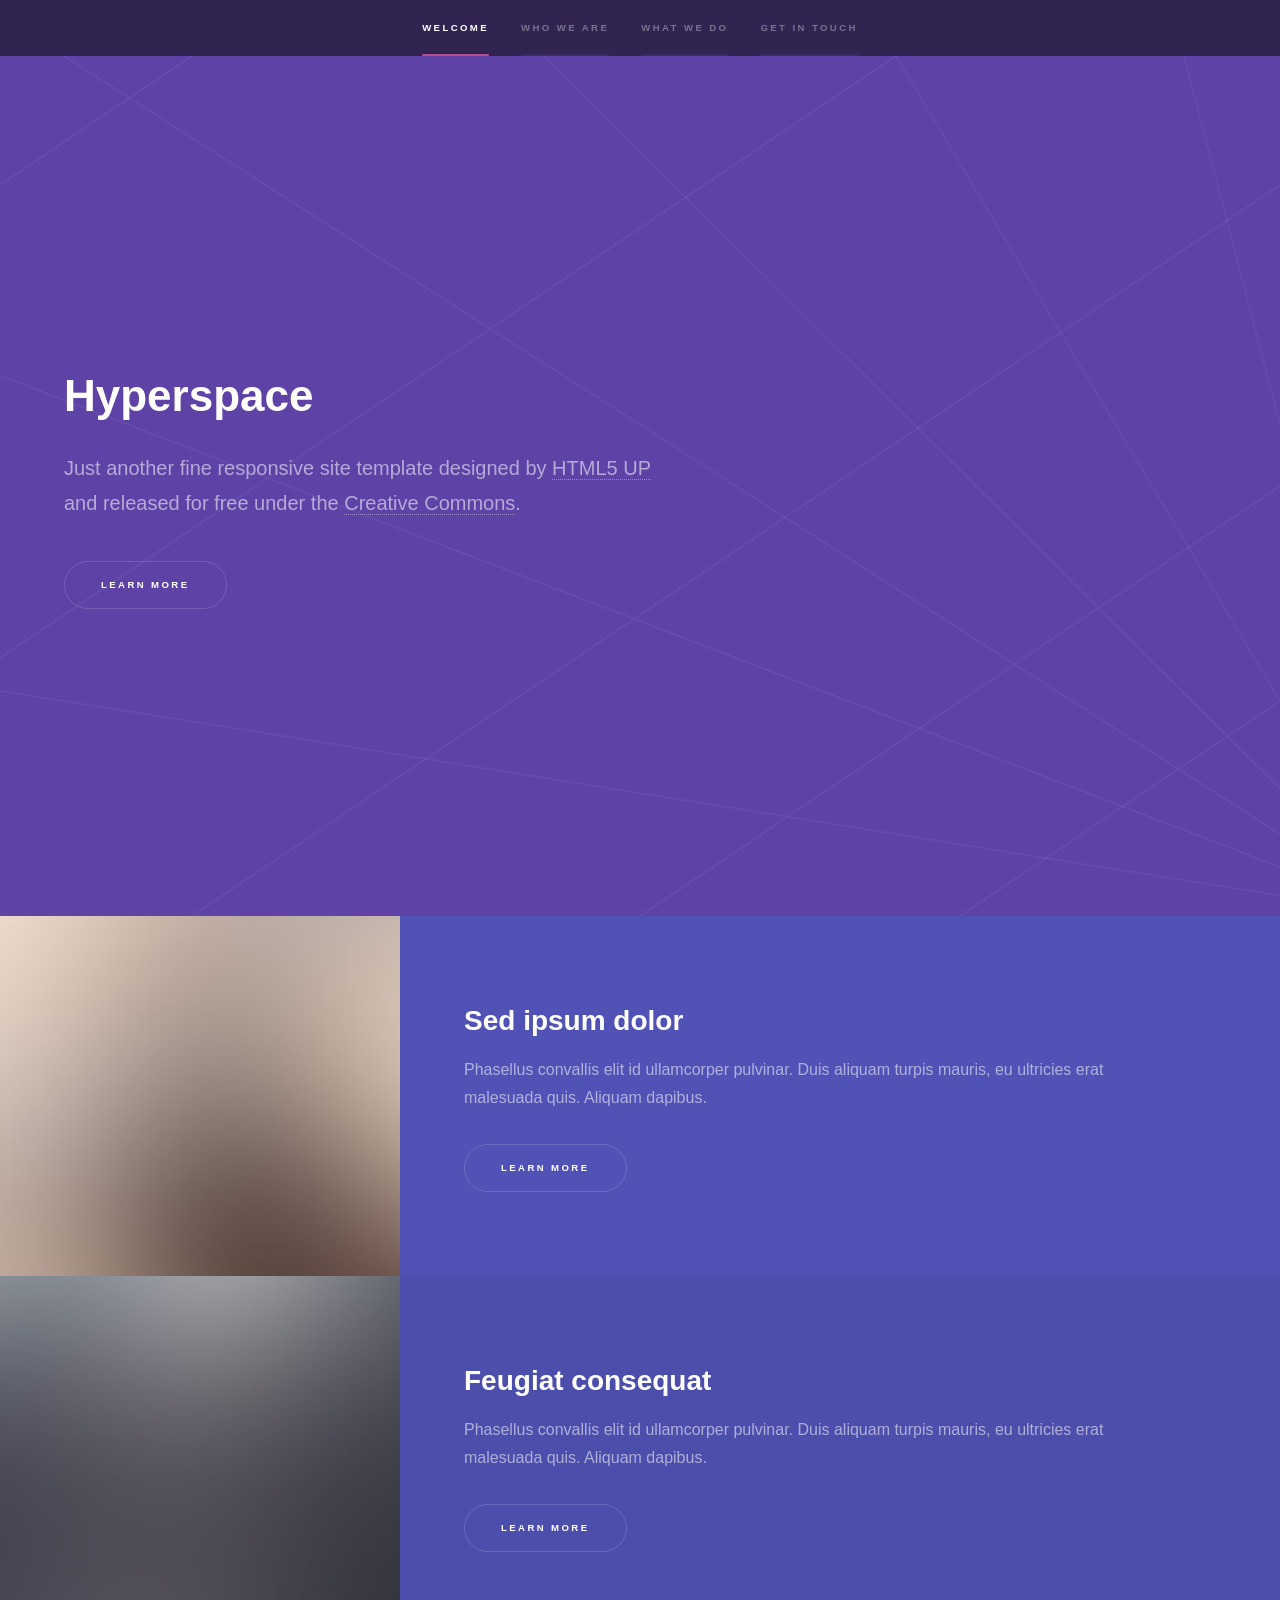
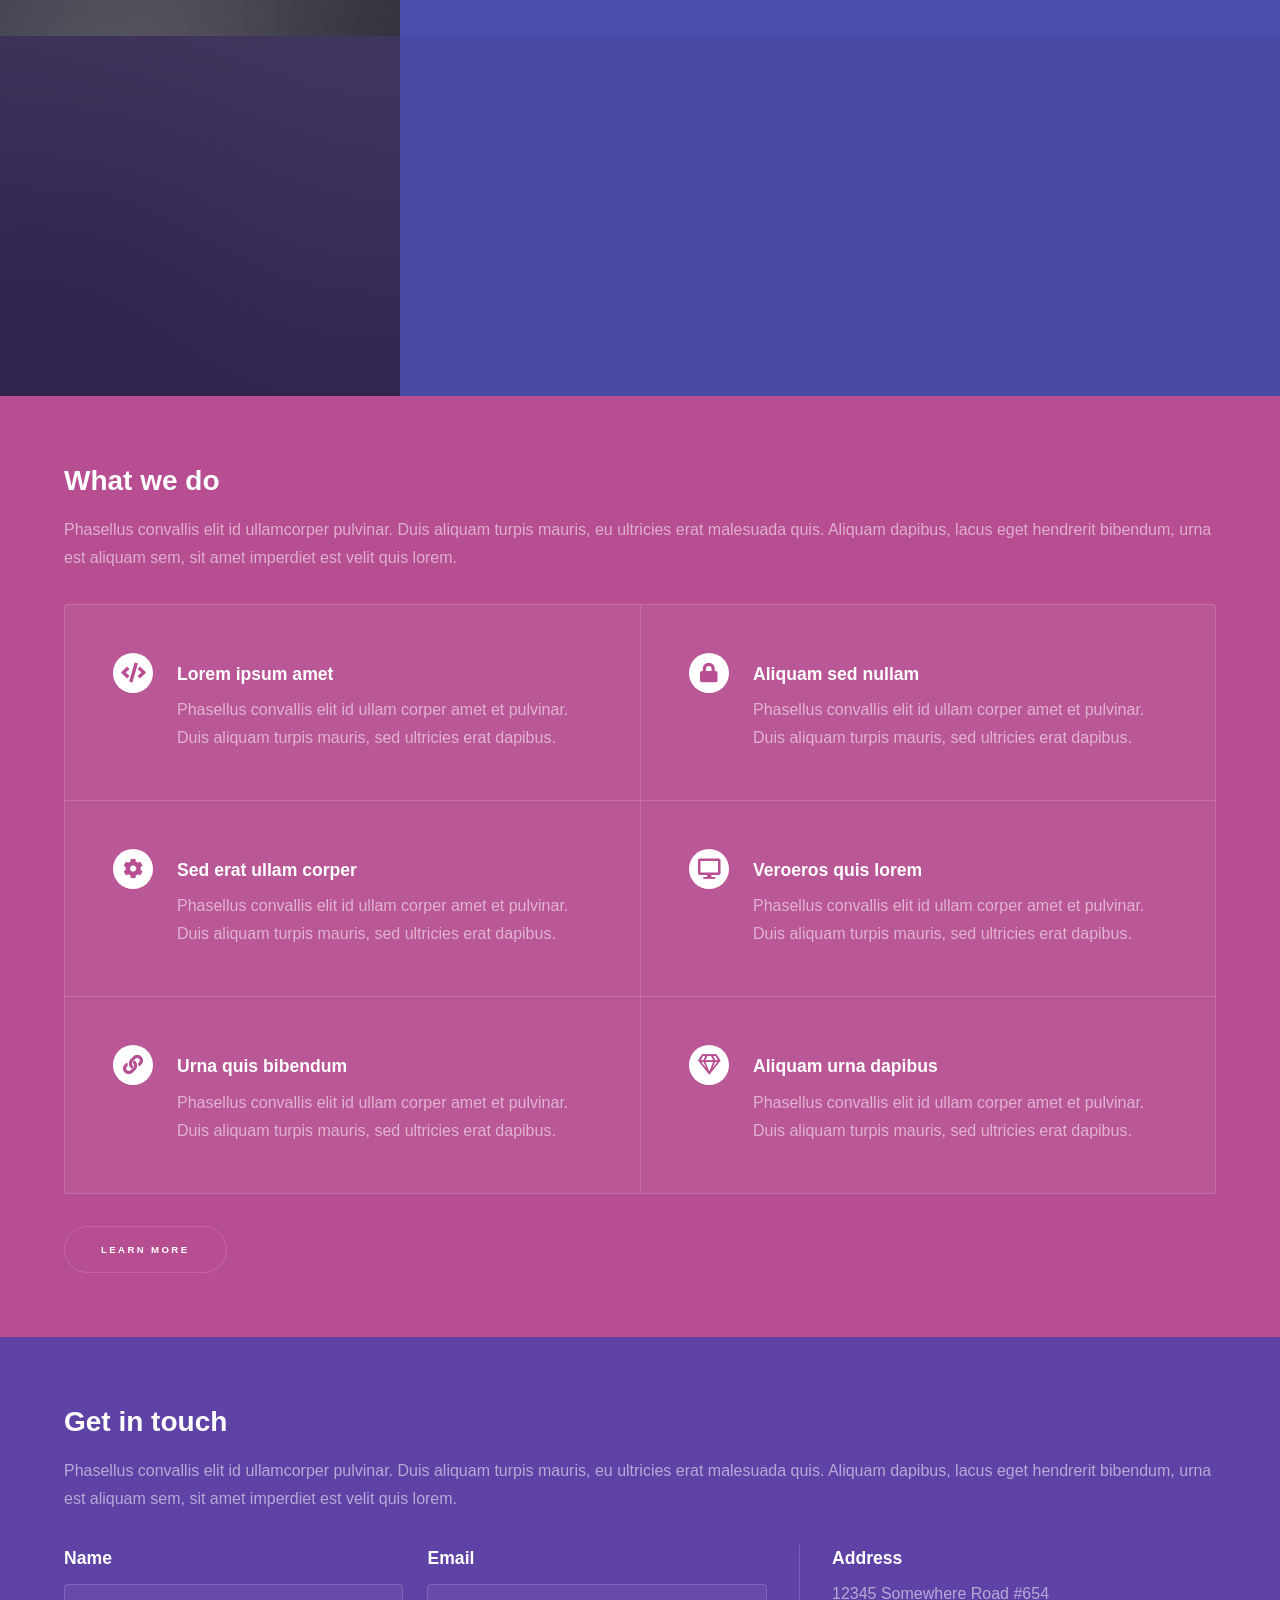
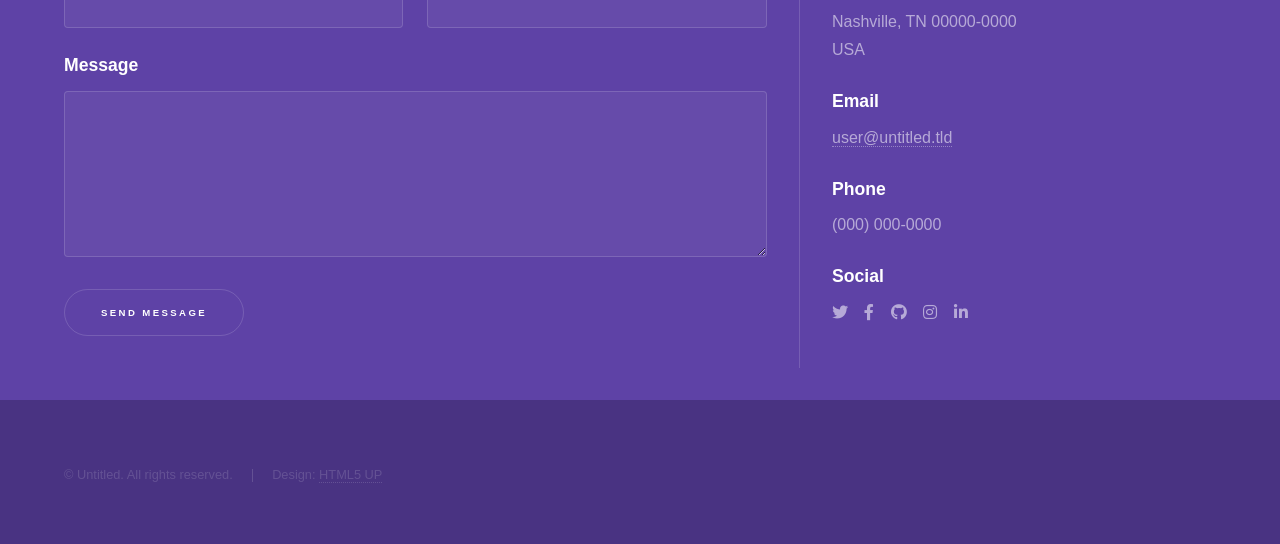
<file: HTML5 HyperSpace Template/index.html>
<!DOCTYPE HTML>
<!--
	Hyperspace by HTML5 UP
	html5up.net | @ajlkn
	Free for personal and commercial use under the CCA 3.0 license (html5up.net/license)
-->
<html>
	<head>
		<title>Hyperspace by HTML5 UP</title>
		<meta charset="utf-8" />
		<meta name="viewport" content="width=device-width, initial-scale=1, user-scalable=no" />
		<link rel="stylesheet" href="assets/css/main.css" />
		<noscript><link rel="stylesheet" href="assets/css/noscript.css" /></noscript>
	</head>
	<body class="is-preload">

		<!-- Sidebar -->
			<section id="sidebar">
				<div class="inner">
					<nav>
						<ul>
							<li><a href="#intro">Welcome</a></li>
							<li><a href="#one">Who we are</a></li>
							<li><a href="#two">What we do</a></li>
							<li><a href="#three">Get in touch</a></li>
						</ul>
					</nav>
				</div>
			</section>

		<!-- Wrapper -->
			<div id="wrapper">

				<!-- Intro -->
					<section id="intro" class="wrapper style1 fullscreen fade-up">
						<div class="inner">
							<h1>Hyperspace</h1>
							<p>Just another fine responsive site template designed by <a href="http://html5up.net">HTML5 UP</a><br />
							and released for free under the <a href="http://html5up.net/license">Creative Commons</a>.</p>
							<ul class="actions">
								<li><a href="#one" class="button scrolly">Learn more</a></li>
							</ul>
						</div>
					</section>

				<!-- One -->
					<section id="one" class="wrapper style2 spotlights">
						<section>
							<a href="#" class="image"><img src="images/pic01.jpg" alt="" data-position="center center" /></a>
							<div class="content">
								<div class="inner">
									<h2>Sed ipsum dolor</h2>
									<p>Phasellus convallis elit id ullamcorper pulvinar. Duis aliquam turpis mauris, eu ultricies erat malesuada quis. Aliquam dapibus.</p>
									<ul class="actions">
										<li><a href="generic.html" class="button">Learn more</a></li>
									</ul>
								</div>
							</div>
						</section>
						<section>
							<a href="#" class="image"><img src="images/pic02.jpg" alt="" data-position="top center" /></a>
							<div class="content">
								<div class="inner">
									<h2>Feugiat consequat</h2>
									<p>Phasellus convallis elit id ullamcorper pulvinar. Duis aliquam turpis mauris, eu ultricies erat malesuada quis. Aliquam dapibus.</p>
									<ul class="actions">
										<li><a href="generic.html" class="button">Learn more</a></li>
									</ul>
								</div>
							</div>
						</section>
						<section>
							<a href="#" class="image"><img src="images/pic03.jpg" alt="" data-position="25% 25%" /></a>
							<div class="content">
								<div class="inner">
									<h2>Ultricies aliquam</h2>
									<p>Phasellus convallis elit id ullamcorper pulvinar. Duis aliquam turpis mauris, eu ultricies erat malesuada quis. Aliquam dapibus.</p>
									<ul class="actions">
										<li><a href="generic.html" class="button">Learn more</a></li>
									</ul>
								</div>
							</div>
						</section>
					</section>

				<!-- Two -->
					<section id="two" class="wrapper style3 fade-up">
						<div class="inner">
							<h2>What we do</h2>
							<p>Phasellus convallis elit id ullamcorper pulvinar. Duis aliquam turpis mauris, eu ultricies erat malesuada quis. Aliquam dapibus, lacus eget hendrerit bibendum, urna est aliquam sem, sit amet imperdiet est velit quis lorem.</p>
							<div class="features">
								<section>
									<span class="icon solid major fa-code"></span>
									<h3>Lorem ipsum amet</h3>
									<p>Phasellus convallis elit id ullam corper amet et pulvinar. Duis aliquam turpis mauris, sed ultricies erat dapibus.</p>
								</section>
								<section>
									<span class="icon solid major fa-lock"></span>
									<h3>Aliquam sed nullam</h3>
									<p>Phasellus convallis elit id ullam corper amet et pulvinar. Duis aliquam turpis mauris, sed ultricies erat dapibus.</p>
								</section>
								<section>
									<span class="icon solid major fa-cog"></span>
									<h3>Sed erat ullam corper</h3>
									<p>Phasellus convallis elit id ullam corper amet et pulvinar. Duis aliquam turpis mauris, sed ultricies erat dapibus.</p>
								</section>
								<section>
									<span class="icon solid major fa-desktop"></span>
									<h3>Veroeros quis lorem</h3>
									<p>Phasellus convallis elit id ullam corper amet et pulvinar. Duis aliquam turpis mauris, sed ultricies erat dapibus.</p>
								</section>
								<section>
									<span class="icon solid major fa-link"></span>
									<h3>Urna quis bibendum</h3>
									<p>Phasellus convallis elit id ullam corper amet et pulvinar. Duis aliquam turpis mauris, sed ultricies erat dapibus.</p>
								</section>
								<section>
									<span class="icon major fa-gem"></span>
									<h3>Aliquam urna dapibus</h3>
									<p>Phasellus convallis elit id ullam corper amet et pulvinar. Duis aliquam turpis mauris, sed ultricies erat dapibus.</p>
								</section>
							</div>
							<ul class="actions">
								<li><a href="generic.html" class="button">Learn more</a></li>
							</ul>
						</div>
					</section>

				<!-- Three -->
					<section id="three" class="wrapper style1 fade-up">
						<div class="inner">
							<h2>Get in touch</h2>
							<p>Phasellus convallis elit id ullamcorper pulvinar. Duis aliquam turpis mauris, eu ultricies erat malesuada quis. Aliquam dapibus, lacus eget hendrerit bibendum, urna est aliquam sem, sit amet imperdiet est velit quis lorem.</p>
							<div class="split style1">
								<section>
									<form method="post" action="#">
										<div class="fields">
											<div class="field half">
												<label for="name">Name</label>
												<input type="text" name="name" id="name" />
											</div>
											<div class="field half">
												<label for="email">Email</label>
												<input type="text" name="email" id="email" />
											</div>
											<div class="field">
												<label for="message">Message</label>
												<textarea name="message" id="message" rows="5"></textarea>
											</div>
										</div>
										<ul class="actions">
											<li><a href="" class="button submit">Send Message</a></li>
										</ul>
									</form>
								</section>
								<section>
									<ul class="contact">
										<li>
											<h3>Address</h3>
											<span>12345 Somewhere Road #654<br />
											Nashville, TN 00000-0000<br />
											USA</span>
										</li>
										<li>
											<h3>Email</h3>
											<a href="#">user@untitled.tld</a>
										</li>
										<li>
											<h3>Phone</h3>
											<span>(000) 000-0000</span>
										</li>
										<li>
											<h3>Social</h3>
											<ul class="icons">
												<li><a href="#" class="icon brands fa-twitter"><span class="label">Twitter</span></a></li>
												<li><a href="#" class="icon brands fa-facebook-f"><span class="label">Facebook</span></a></li>
												<li><a href="#" class="icon brands fa-github"><span class="label">GitHub</span></a></li>
												<li><a href="#" class="icon brands fa-instagram"><span class="label">Instagram</span></a></li>
												<li><a href="#" class="icon brands fa-linkedin-in"><span class="label">LinkedIn</span></a></li>
											</ul>
										</li>
									</ul>
								</section>
							</div>
						</div>
					</section>

			</div>

		<!-- Footer -->
			<footer id="footer" class="wrapper style1-alt">
				<div class="inner">
					<ul class="menu">
						<li>&copy; Untitled. All rights reserved.</li><li>Design: <a href="http://html5up.net">HTML5 UP</a></li>
					</ul>
				</div>
			</footer>

		<!-- Scripts -->
			<script src="assets/js/jquery.min.js"></script>
			<script src="assets/js/jquery.scrollex.min.js"></script>
			<script src="assets/js/jquery.scrolly.min.js"></script>
			<script src="assets/js/browser.min.js"></script>
			<script src="assets/js/breakpoints.min.js"></script>
			<script src="assets/js/util.js"></script>
			<script src="assets/js/main.js"></script>

	</body>
</html>
</file>
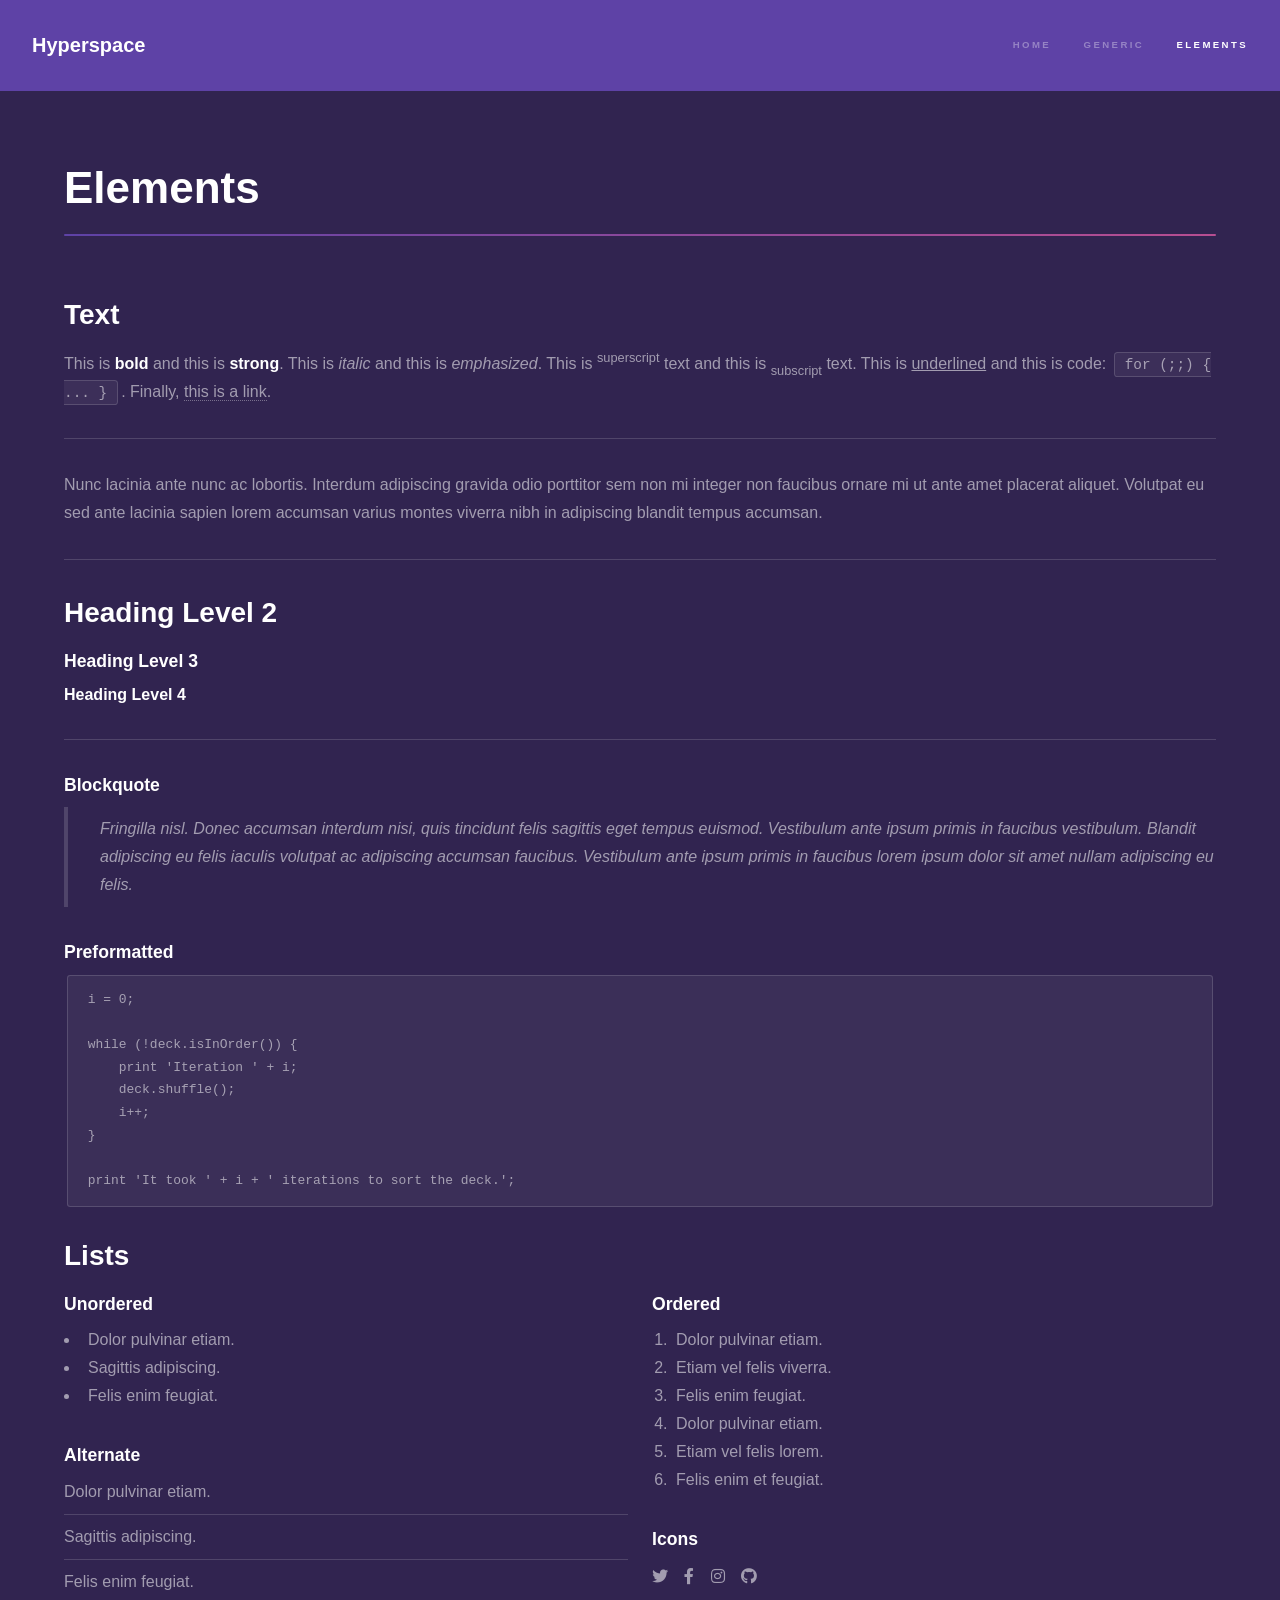
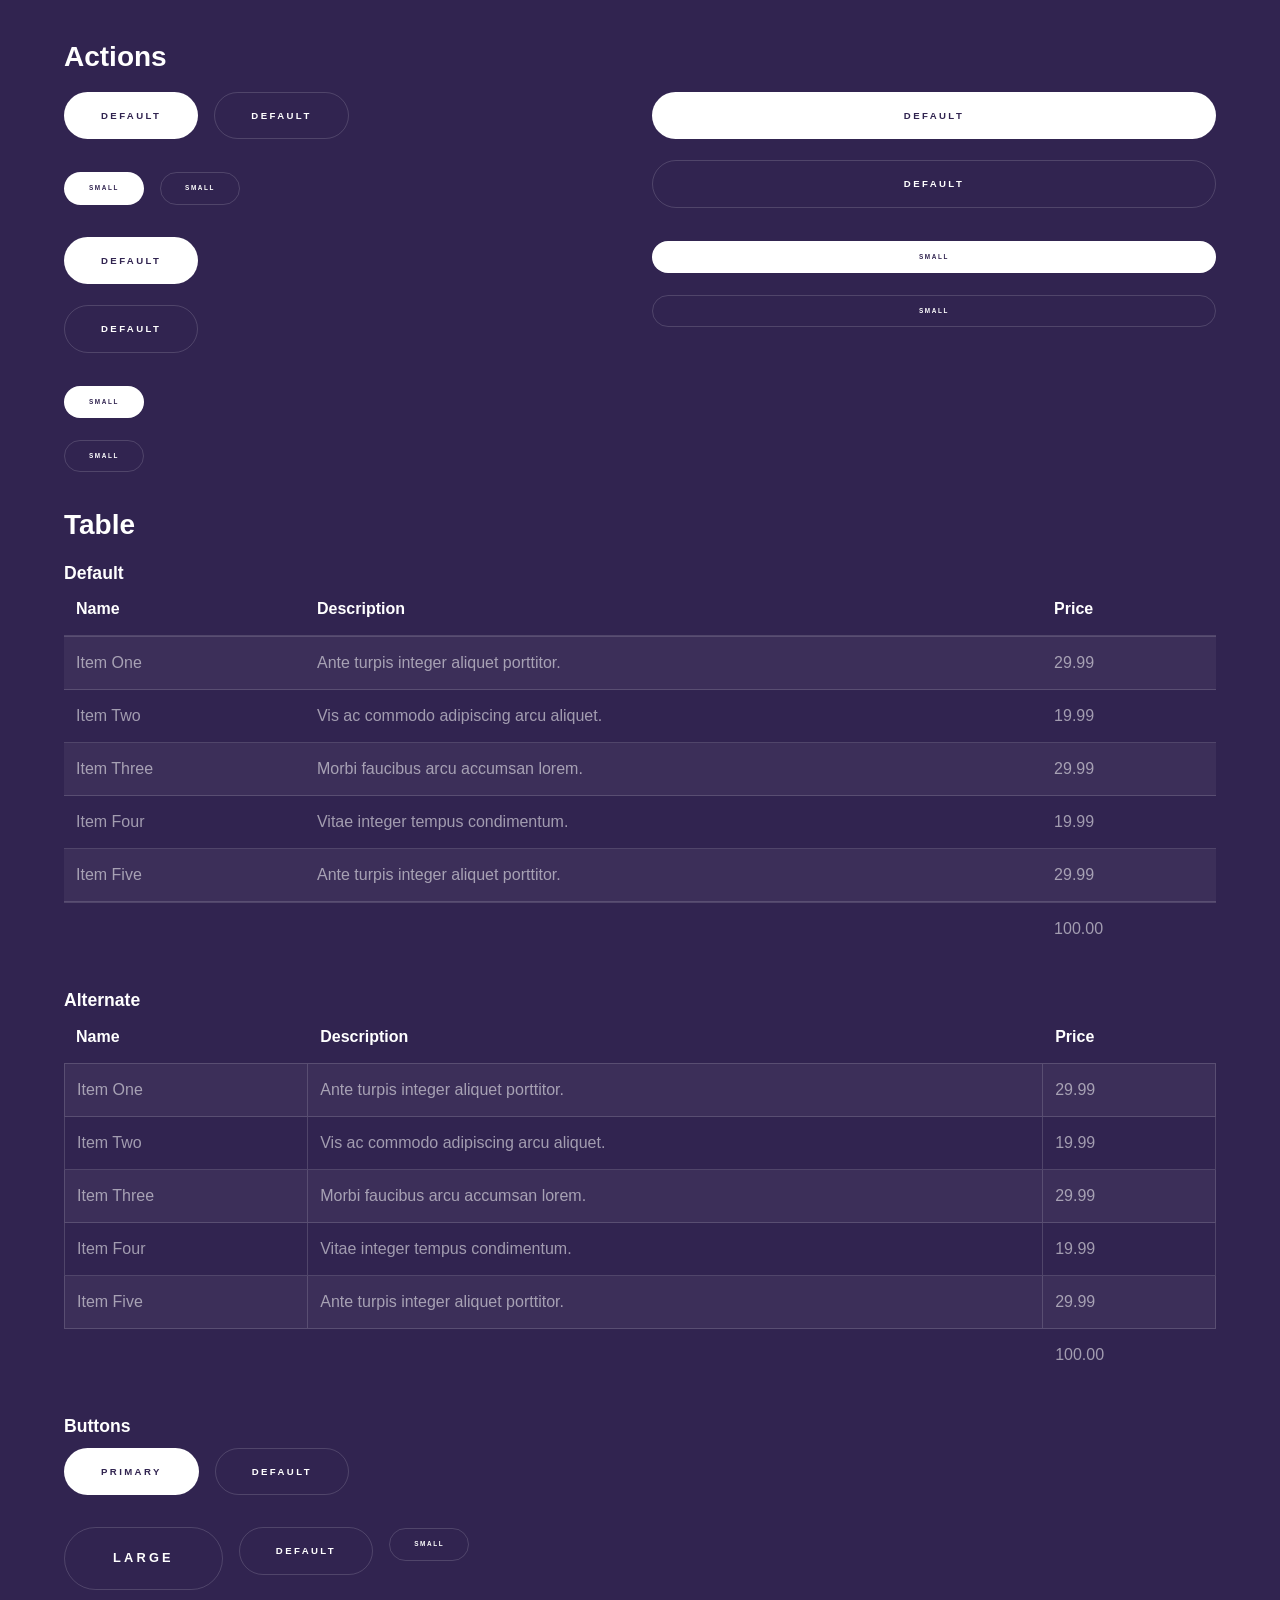
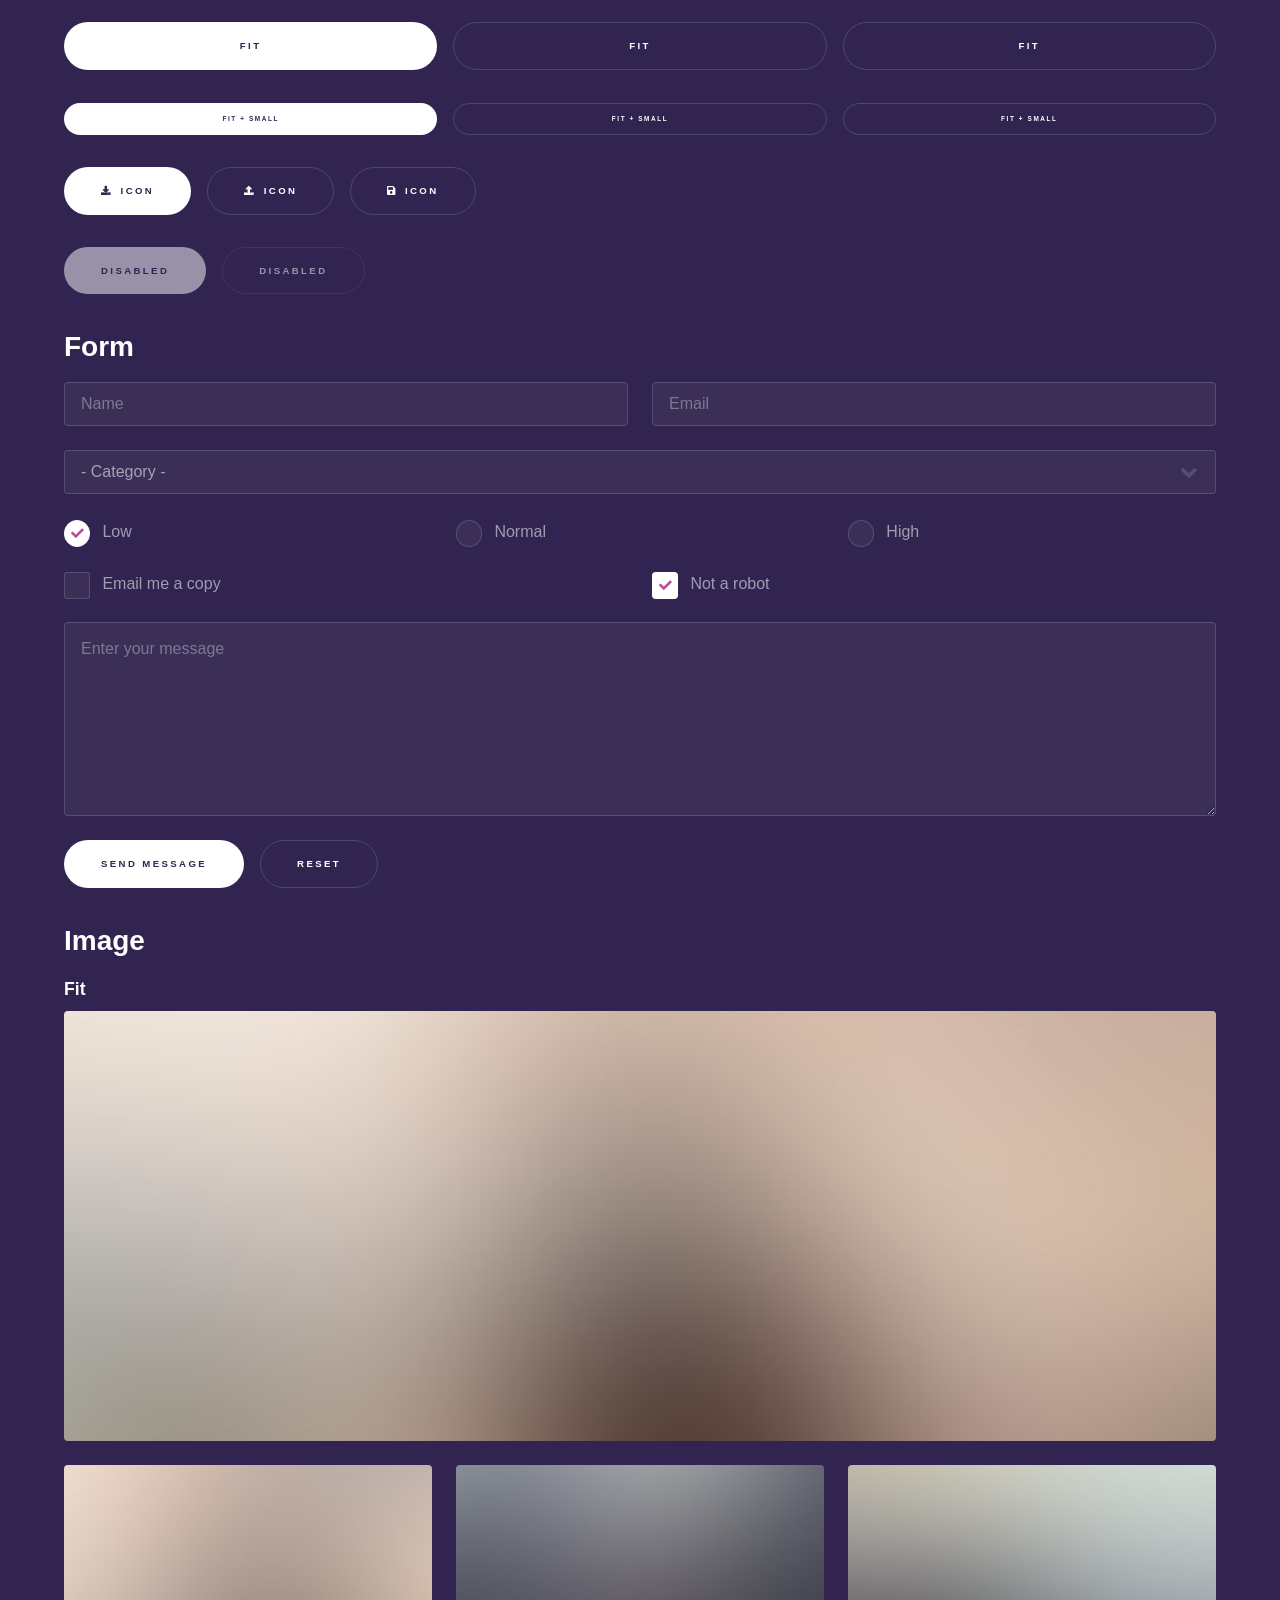
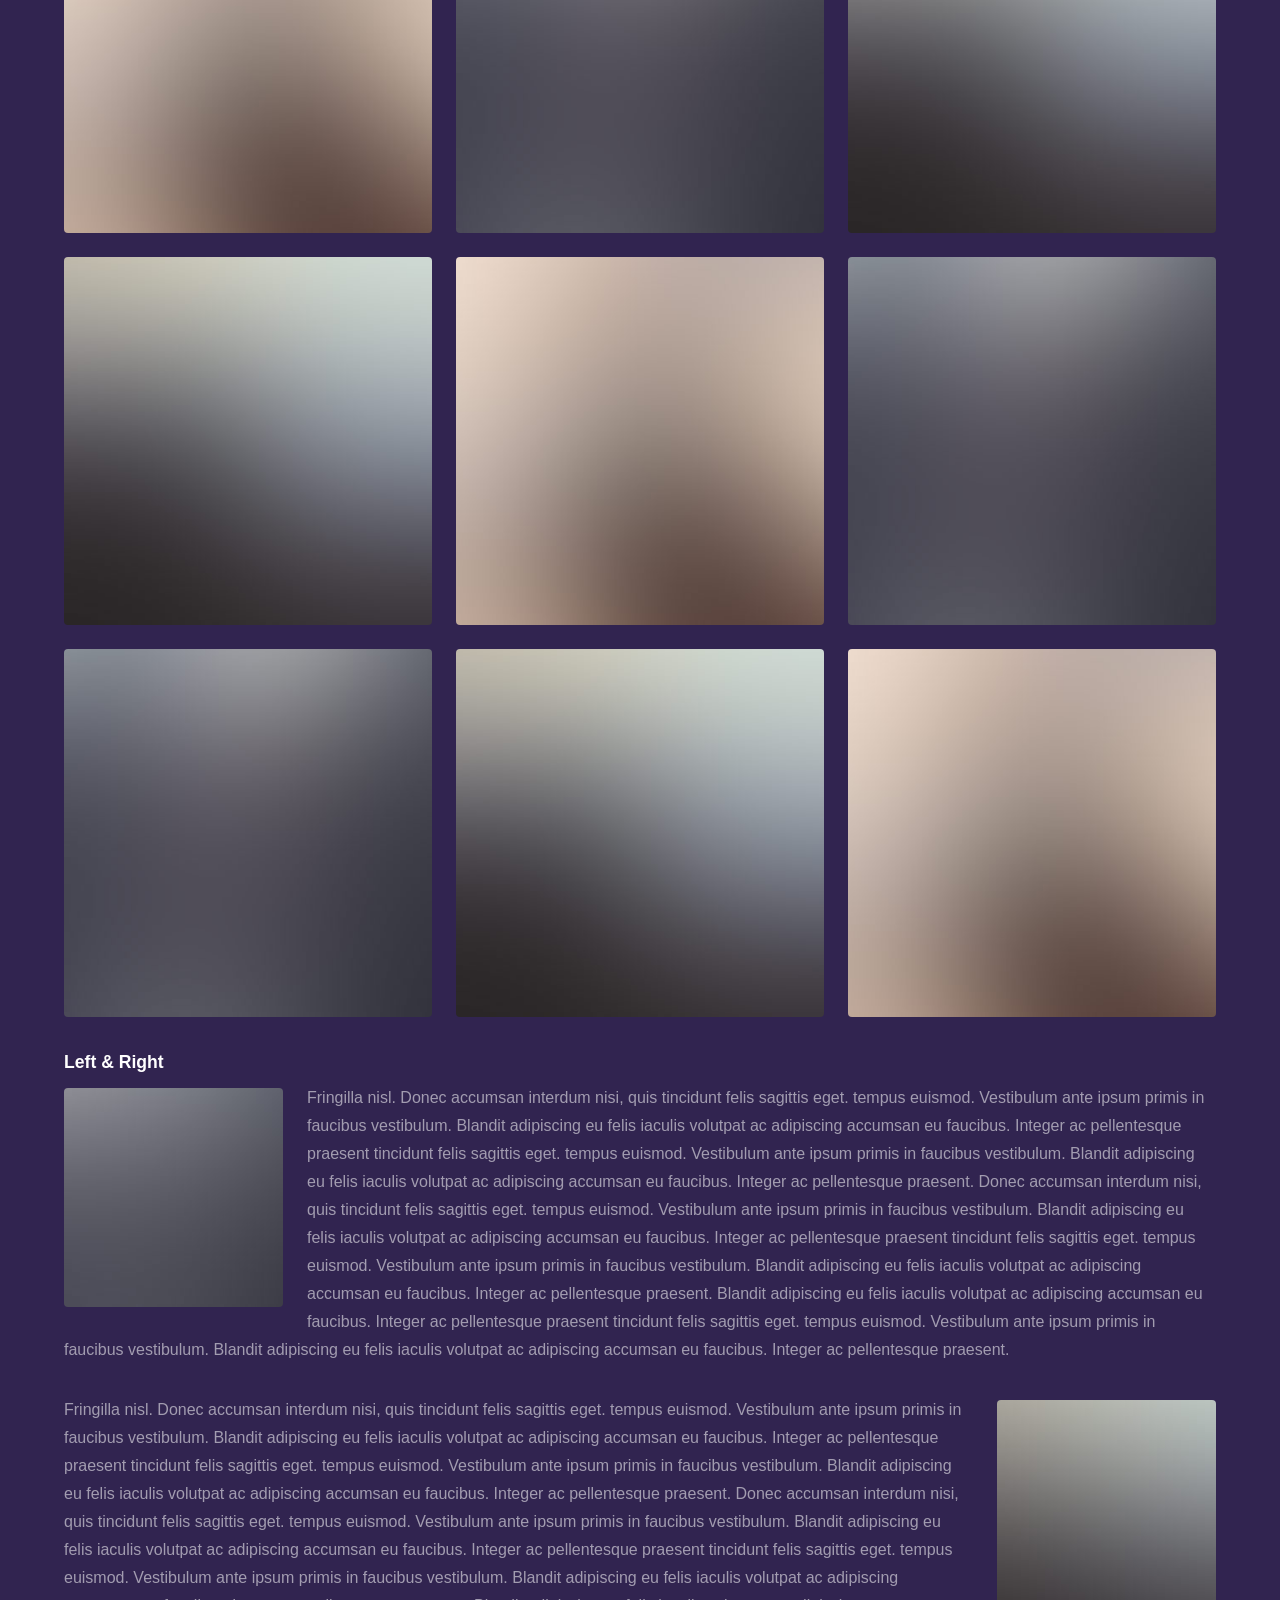
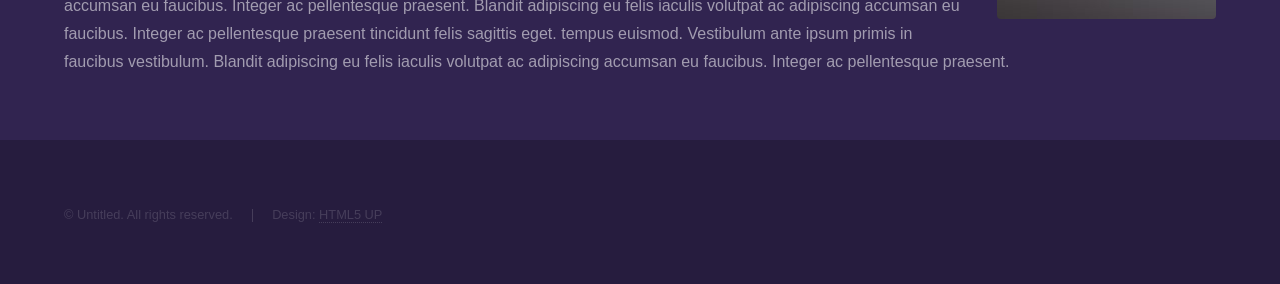
<file: HTML5 HyperSpace Template/elements.html>
<!DOCTYPE HTML>
<!--
	Hyperspace by HTML5 UP
	html5up.net | @ajlkn
	Free for personal and commercial use under the CCA 3.0 license (html5up.net/license)
-->
<html>
	<head>
		<title>Elements - Hyperspace by HTML5 UP</title>
		<meta charset="utf-8" />
		<meta name="viewport" content="width=device-width, initial-scale=1, user-scalable=no" />
		<link rel="stylesheet" href="assets/css/main.css" />
		<noscript><link rel="stylesheet" href="assets/css/noscript.css" /></noscript>
	</head>
	<body class="is-preload">

		<!-- Header -->
			<header id="header">
				<a href="index.html" class="title">Hyperspace</a>
				<nav>
					<ul>
						<li><a href="index.html">Home</a></li>
						<li><a href="generic.html">Generic</a></li>
						<li><a href="elements.html"  class="active">Elements</a></li>
					</ul>
				</nav>
			</header>

		<!-- Wrapper -->
			<div id="wrapper">

				<!-- Main -->
					<section id="main" class="wrapper">
						<div class="inner">
							<h1 class="major">Elements</h1>

							<!-- Text -->
								<section>
									<h2>Text</h2>
									<p>This is <b>bold</b> and this is <strong>strong</strong>. This is <i>italic</i> and this is <em>emphasized</em>.
									This is <sup>superscript</sup> text and this is <sub>subscript</sub> text.
									This is <u>underlined</u> and this is code: <code>for (;;) { ... }</code>. Finally, <a href="#">this is a link</a>.</p>
									<hr />
									<p>Nunc lacinia ante nunc ac lobortis. Interdum adipiscing gravida odio porttitor sem non mi integer non faucibus ornare mi ut ante amet placerat aliquet. Volutpat eu sed ante lacinia sapien lorem accumsan varius montes viverra nibh in adipiscing blandit tempus accumsan.</p>
									<hr />
									<h2>Heading Level 2</h2>
									<h3>Heading Level 3</h3>
									<h4>Heading Level 4</h4>
									<hr />
									<h3>Blockquote</h3>
									<blockquote>Fringilla nisl. Donec accumsan interdum nisi, quis tincidunt felis sagittis eget tempus euismod. Vestibulum ante ipsum primis in faucibus vestibulum. Blandit adipiscing eu felis iaculis volutpat ac adipiscing accumsan faucibus. Vestibulum ante ipsum primis in faucibus lorem ipsum dolor sit amet nullam adipiscing eu felis.</blockquote>
									<h3>Preformatted</h3>
									<pre><code>i = 0;

while (!deck.isInOrder()) {
    print 'Iteration ' + i;
    deck.shuffle();
    i++;
}

print 'It took ' + i + ' iterations to sort the deck.';</code></pre>
								</section>

							<!-- Lists -->
								<section>
									<h2>Lists</h2>
									<div class="row">
										<div class="col-6 col-12-medium">
											<h3>Unordered</h3>
											<ul>
												<li>Dolor pulvinar etiam.</li>
												<li>Sagittis adipiscing.</li>
												<li>Felis enim feugiat.</li>
											</ul>
											<h3>Alternate</h3>
											<ul class="alt">
												<li>Dolor pulvinar etiam.</li>
												<li>Sagittis adipiscing.</li>
												<li>Felis enim feugiat.</li>
											</ul>
										</div>
										<div class="col-6 col-12-medium">
											<h3>Ordered</h3>
											<ol>
												<li>Dolor pulvinar etiam.</li>
												<li>Etiam vel felis viverra.</li>
												<li>Felis enim feugiat.</li>
												<li>Dolor pulvinar etiam.</li>
												<li>Etiam vel felis lorem.</li>
												<li>Felis enim et feugiat.</li>
											</ol>
											<h3>Icons</h3>
											<ul class="icons">
												<li><a href="#" class="icon brands fa-twitter"><span class="label">Twitter</span></a></li>
												<li><a href="#" class="icon brands fa-facebook-f"><span class="label">Facebook</span></a></li>
												<li><a href="#" class="icon brands fa-instagram"><span class="label">Instagram</span></a></li>
												<li><a href="#" class="icon brands fa-github"><span class="label">Github</span></a></li>
											</ul>
										</div>
									</div>
									<h2>Actions</h2>
									<div class="row">
										<div class="col-6 col-12-medium">
											<ul class="actions">
												<li><a href="#" class="button primary">Default</a></li>
												<li><a href="#" class="button">Default</a></li>
											</ul>
											<ul class="actions small">
												<li><a href="#" class="button primary small">Small</a></li>
												<li><a href="#" class="button small">Small</a></li>
											</ul>
											<ul class="actions stacked">
												<li><a href="#" class="button primary">Default</a></li>
												<li><a href="#" class="button">Default</a></li>
											</ul>
											<ul class="actions stacked">
												<li><a href="#" class="button primary small">Small</a></li>
												<li><a href="#" class="button small">Small</a></li>
											</ul>
										</div>
										<div class="col-6 col-12-medium">
											<ul class="actions stacked">
												<li><a href="#" class="button primary fit">Default</a></li>
												<li><a href="#" class="button fit">Default</a></li>
											</ul>
											<ul class="actions stacked">
												<li><a href="#" class="button primary small fit">Small</a></li>
												<li><a href="#" class="button small fit">Small</a></li>
											</ul>
										</div>
									</div>
								</section>

							<!-- Table -->
								<section>
									<h2>Table</h2>
									<h3>Default</h3>
									<div class="table-wrapper">
										<table>
											<thead>
												<tr>
													<th>Name</th>
													<th>Description</th>
													<th>Price</th>
												</tr>
											</thead>
											<tbody>
												<tr>
													<td>Item One</td>
													<td>Ante turpis integer aliquet porttitor.</td>
													<td>29.99</td>
												</tr>
												<tr>
													<td>Item Two</td>
													<td>Vis ac commodo adipiscing arcu aliquet.</td>
													<td>19.99</td>
												</tr>
												<tr>
													<td>Item Three</td>
													<td> Morbi faucibus arcu accumsan lorem.</td>
													<td>29.99</td>
												</tr>
												<tr>
													<td>Item Four</td>
													<td>Vitae integer tempus condimentum.</td>
													<td>19.99</td>
												</tr>
												<tr>
													<td>Item Five</td>
													<td>Ante turpis integer aliquet porttitor.</td>
													<td>29.99</td>
												</tr>
											</tbody>
											<tfoot>
												<tr>
													<td colspan="2"></td>
													<td>100.00</td>
												</tr>
											</tfoot>
										</table>
									</div>

									<h3>Alternate</h3>
									<div class="table-wrapper">
										<table class="alt">
											<thead>
												<tr>
													<th>Name</th>
													<th>Description</th>
													<th>Price</th>
												</tr>
											</thead>
											<tbody>
												<tr>
													<td>Item One</td>
													<td>Ante turpis integer aliquet porttitor.</td>
													<td>29.99</td>
												</tr>
												<tr>
													<td>Item Two</td>
													<td>Vis ac commodo adipiscing arcu aliquet.</td>
													<td>19.99</td>
												</tr>
												<tr>
													<td>Item Three</td>
													<td> Morbi faucibus arcu accumsan lorem.</td>
													<td>29.99</td>
												</tr>
												<tr>
													<td>Item Four</td>
													<td>Vitae integer tempus condimentum.</td>
													<td>19.99</td>
												</tr>
												<tr>
													<td>Item Five</td>
													<td>Ante turpis integer aliquet porttitor.</td>
													<td>29.99</td>
												</tr>
											</tbody>
											<tfoot>
												<tr>
													<td colspan="2"></td>
													<td>100.00</td>
												</tr>
											</tfoot>
										</table>
									</div>
								</section>

							<!-- Buttons -->
								<section>
									<h3>Buttons</h3>
									<ul class="actions">
										<li><a href="#" class="button primary">Primary</a></li>
										<li><a href="#" class="button">Default</a></li>
									</ul>
									<ul class="actions">
										<li><a href="#" class="button large">Large</a></li>
										<li><a href="#" class="button">Default</a></li>
										<li><a href="#" class="button small">Small</a></li>
									</ul>
									<ul class="actions fit">
										<li><a href="#" class="button primary fit">Fit</a></li>
										<li><a href="#" class="button fit">Fit</a></li>
										<li><a href="#" class="button fit">Fit</a></li>
									</ul>
									<ul class="actions fit small">
										<li><a href="#" class="button primary fit small">Fit + Small</a></li>
										<li><a href="#" class="button fit small">Fit + Small</a></li>
										<li><a href="#" class="button fit small">Fit + Small</a></li>
									</ul>
									<ul class="actions">
										<li><a href="#" class="button primary icon solid fa-download">Icon</a></li>
										<li><a href="#" class="button icon solid fa-upload">Icon</a></li>
										<li><a href="#" class="button icon solid fa-save">Icon</a></li>
									</ul>
									<ul class="actions">
										<li><span class="button primary disabled">Disabled</span></li>
										<li><span class="button disabled">Disabled</span></li>
									</ul>
								</section>

							<!-- Form -->
								<section>
									<h2>Form</h2>
									<form method="post" action="#">
										<div class="row gtr-uniform">
											<div class="col-6 col-12-xsmall">
												<input type="text" name="demo-name" id="demo-name" value="" placeholder="Name" />
											</div>
											<div class="col-6 col-12-xsmall">
												<input type="email" name="demo-email" id="demo-email" value="" placeholder="Email" />
											</div>
											<div class="col-12">
												<select name="demo-category" id="demo-category">
													<option value="">- Category -</option>
													<option value="1">Manufacturing</option>
													<option value="1">Shipping</option>
													<option value="1">Administration</option>
													<option value="1">Human Resources</option>
												</select>
											</div>
											<div class="col-4 col-12-small">
												<input type="radio" id="demo-priority-low" name="demo-priority" checked>
												<label for="demo-priority-low">Low</label>
											</div>
											<div class="col-4 col-12-small">
												<input type="radio" id="demo-priority-normal" name="demo-priority">
												<label for="demo-priority-normal">Normal</label>
											</div>
											<div class="col-4 col-12-small">
												<input type="radio" id="demo-priority-high" name="demo-priority">
												<label for="demo-priority-high">High</label>
											</div>
											<div class="col-6 col-12-small">
												<input type="checkbox" id="demo-copy" name="demo-copy">
												<label for="demo-copy">Email me a copy</label>
											</div>
											<div class="col-6 col-12-small">
												<input type="checkbox" id="demo-human" name="demo-human" checked>
												<label for="demo-human">Not a robot</label>
											</div>
											<div class="col-12">
												<textarea name="demo-message" id="demo-message" placeholder="Enter your message" rows="6"></textarea>
											</div>
											<div class="col-12">
												<ul class="actions">
													<li><input type="submit" value="Send Message" class="primary" /></li>
													<li><input type="reset" value="Reset" /></li>
												</ul>
											</div>
										</div>
									</form>
								</section>

							<!-- Image -->
								<section>
									<h2>Image</h2>
									<h3>Fit</h3>
									<div class="box alt">
										<div class="row gtr-uniform">
											<div class="col-12"><span class="image fit"><img src="images/pic04.jpg" alt="" /></span></div>
											<div class="col-4"><span class="image fit"><img src="images/pic01.jpg" alt="" /></span></div>
											<div class="col-4"><span class="image fit"><img src="images/pic02.jpg" alt="" /></span></div>
											<div class="col-4"><span class="image fit"><img src="images/pic03.jpg" alt="" /></span></div>
											<div class="col-4"><span class="image fit"><img src="images/pic03.jpg" alt="" /></span></div>
											<div class="col-4"><span class="image fit"><img src="images/pic01.jpg" alt="" /></span></div>
											<div class="col-4"><span class="image fit"><img src="images/pic02.jpg" alt="" /></span></div>
											<div class="col-4"><span class="image fit"><img src="images/pic02.jpg" alt="" /></span></div>
											<div class="col-4"><span class="image fit"><img src="images/pic03.jpg" alt="" /></span></div>
											<div class="col-4"><span class="image fit"><img src="images/pic01.jpg" alt="" /></span></div>
										</div>
									</div>
									<h3>Left &amp; Right</h3>
									<p><span class="image left"><img src="images/pic05.jpg" alt="" /></span>Fringilla nisl. Donec accumsan interdum nisi, quis tincidunt felis sagittis eget. tempus euismod. Vestibulum ante ipsum primis in faucibus vestibulum. Blandit adipiscing eu felis iaculis volutpat ac adipiscing accumsan eu faucibus. Integer ac pellentesque praesent tincidunt felis sagittis eget. tempus euismod. Vestibulum ante ipsum primis in faucibus vestibulum. Blandit adipiscing eu felis iaculis volutpat ac adipiscing accumsan eu faucibus. Integer ac pellentesque praesent. Donec accumsan interdum nisi, quis tincidunt felis sagittis eget. tempus euismod. Vestibulum ante ipsum primis in faucibus vestibulum. Blandit adipiscing eu felis iaculis volutpat ac adipiscing accumsan eu faucibus. Integer ac pellentesque praesent tincidunt felis sagittis eget. tempus euismod. Vestibulum ante ipsum primis in faucibus vestibulum. Blandit adipiscing eu felis iaculis volutpat ac adipiscing accumsan eu faucibus. Integer ac pellentesque praesent. Blandit adipiscing eu felis iaculis volutpat ac adipiscing accumsan eu faucibus. Integer ac pellentesque praesent tincidunt felis sagittis eget. tempus euismod. Vestibulum ante ipsum primis in faucibus vestibulum. Blandit adipiscing eu felis iaculis volutpat ac adipiscing accumsan eu faucibus. Integer ac pellentesque praesent.</p>
									<p><span class="image right"><img src="images/pic06.jpg" alt="" /></span>Fringilla nisl. Donec accumsan interdum nisi, quis tincidunt felis sagittis eget. tempus euismod. Vestibulum ante ipsum primis in faucibus vestibulum. Blandit adipiscing eu felis iaculis volutpat ac adipiscing accumsan eu faucibus. Integer ac pellentesque praesent tincidunt felis sagittis eget. tempus euismod. Vestibulum ante ipsum primis in faucibus vestibulum. Blandit adipiscing eu felis iaculis volutpat ac adipiscing accumsan eu faucibus. Integer ac pellentesque praesent. Donec accumsan interdum nisi, quis tincidunt felis sagittis eget. tempus euismod. Vestibulum ante ipsum primis in faucibus vestibulum. Blandit adipiscing eu felis iaculis volutpat ac adipiscing accumsan eu faucibus. Integer ac pellentesque praesent tincidunt felis sagittis eget. tempus euismod. Vestibulum ante ipsum primis in faucibus vestibulum. Blandit adipiscing eu felis iaculis volutpat ac adipiscing accumsan eu faucibus. Integer ac pellentesque praesent. Blandit adipiscing eu felis iaculis volutpat ac adipiscing accumsan eu faucibus. Integer ac pellentesque praesent tincidunt felis sagittis eget. tempus euismod. Vestibulum ante ipsum primis in faucibus vestibulum. Blandit adipiscing eu felis iaculis volutpat ac adipiscing accumsan eu faucibus. Integer ac pellentesque praesent.</p>
								</section>

						</div>
					</section>

			</div>

		<!-- Footer -->
			<footer id="footer" class="wrapper alt">
				<div class="inner">
					<ul class="menu">
						<li>&copy; Untitled. All rights reserved.</li><li>Design: <a href="http://html5up.net">HTML5 UP</a></li>
					</ul>
				</div>
			</footer>

		<!-- Scripts -->
			<script src="assets/js/jquery.min.js"></script>
			<script src="assets/js/jquery.scrollex.min.js"></script>
			<script src="assets/js/jquery.scrolly.min.js"></script>
			<script src="assets/js/browser.min.js"></script>
			<script src="assets/js/breakpoints.min.js"></script>
			<script src="assets/js/util.js"></script>
			<script src="assets/js/main.js"></script>

	</body>
</html>
</file>
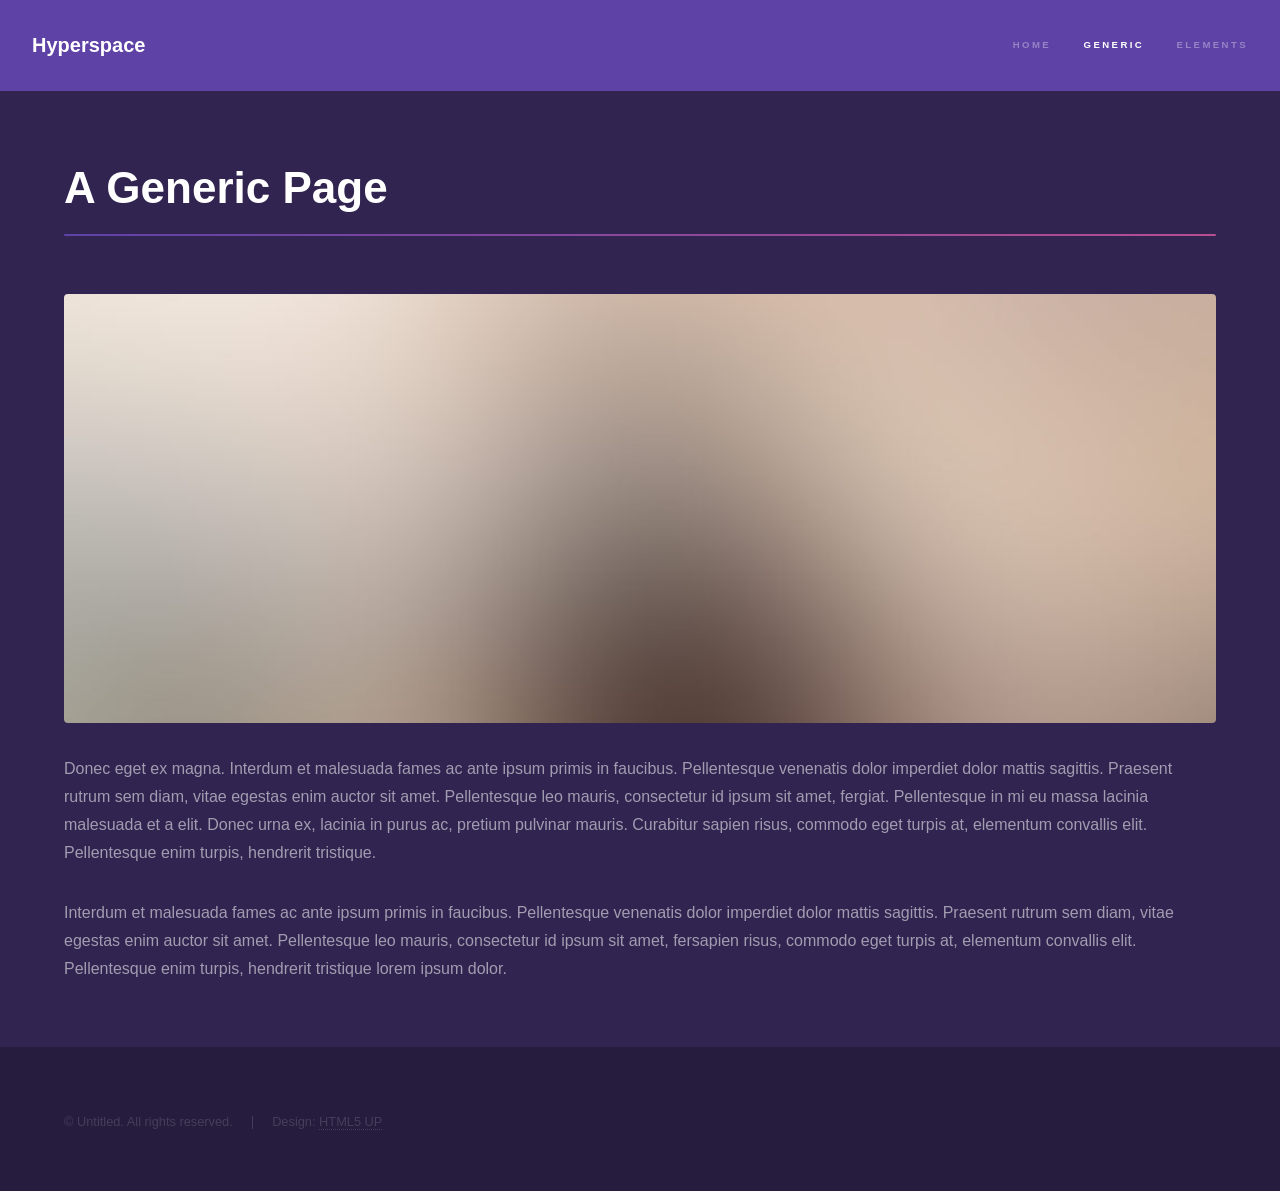
<file: HTML5 HyperSpace Template/generic.html>
<!DOCTYPE HTML>
<!--
	Hyperspace by HTML5 UP
	html5up.net | @ajlkn
	Free for personal and commercial use under the CCA 3.0 license (html5up.net/license)
-->
<html>
	<head>
		<title>Generic - Hyperspace by HTML5 UP</title>
		<meta charset="utf-8" />
		<meta name="viewport" content="width=device-width, initial-scale=1, user-scalable=no" />
		<link rel="stylesheet" href="assets/css/main.css" />
		<noscript><link rel="stylesheet" href="assets/css/noscript.css" /></noscript>
	</head>
	<body class="is-preload">

		<!-- Header -->
			<header id="header">
				<a href="index.html" class="title">Hyperspace</a>
				<nav>
					<ul>
						<li><a href="index.html">Home</a></li>
						<li><a href="generic.html" class="active">Generic</a></li>
						<li><a href="elements.html">Elements</a></li>
					</ul>
				</nav>
			</header>

		<!-- Wrapper -->
			<div id="wrapper">

				<!-- Main -->
					<section id="main" class="wrapper">
						<div class="inner">
							<h1 class="major">A Generic Page</h1>
							<span class="image fit"><img src="images/pic04.jpg" alt="" /></span>
							<p>Donec eget ex magna. Interdum et malesuada fames ac ante ipsum primis in faucibus. Pellentesque venenatis dolor imperdiet dolor mattis sagittis. Praesent rutrum sem diam, vitae egestas enim auctor sit amet. Pellentesque leo mauris, consectetur id ipsum sit amet, fergiat. Pellentesque in mi eu massa lacinia malesuada et a elit. Donec urna ex, lacinia in purus ac, pretium pulvinar mauris. Curabitur sapien risus, commodo eget turpis at, elementum convallis elit. Pellentesque enim turpis, hendrerit tristique.</p>
							<p>Interdum et malesuada fames ac ante ipsum primis in faucibus. Pellentesque venenatis dolor imperdiet dolor mattis sagittis. Praesent rutrum sem diam, vitae egestas enim auctor sit amet. Pellentesque leo mauris, consectetur id ipsum sit amet, fersapien risus, commodo eget turpis at, elementum convallis elit. Pellentesque enim turpis, hendrerit tristique lorem ipsum dolor.</p>
						</div>
					</section>

			</div>

		<!-- Footer -->
			<footer id="footer" class="wrapper alt">
				<div class="inner">
					<ul class="menu">
						<li>&copy; Untitled. All rights reserved.</li><li>Design: <a href="http://html5up.net">HTML5 UP</a></li>
					</ul>
				</div>
			</footer>

		<!-- Scripts -->
			<script src="assets/js/jquery.min.js"></script>
			<script src="assets/js/jquery.scrollex.min.js"></script>
			<script src="assets/js/jquery.scrolly.min.js"></script>
			<script src="assets/js/browser.min.js"></script>
			<script src="assets/js/breakpoints.min.js"></script>
			<script src="assets/js/util.js"></script>
			<script src="assets/js/main.js"></script>

	</body>
</html>
</file>
<file: HTML5 HyperSpace Template/assets/css/noscript.css>
/*
	Hyperspace by HTML5 UP
	html5up.net | @ajlkn
	Free for personal and commercial use under the CCA 3.0 license (html5up.net/license)
*/

/* Spotlights */

	.spotlights > section > .image:before {
		opacity: 0 !important;
	}

	.spotlights > section > .content > .inner {
		-moz-transform: none !important;
		-webkit-transform: none !important;
		-ms-transform: none !important;
		transform: none !important;
		opacity: 1 !important;
	}

/* Wrapper */

	.wrapper > .inner {
		opacity: 1 !important;
		-moz-transform: none !important;
		-webkit-transform: none !important;
		-ms-transform: none !important;
		transform: none !important;
	}

/* Sidebar */

	#sidebar > .inner {
		opacity: 1 !important;
	}

	#sidebar nav > ul > li {
		-moz-transform: none !important;
		-webkit-transform: none !important;
		-ms-transform: none !important;
		transform: none !important;
		opacity: 1 !important;
	}
</file>
<file: HTML5 HyperSpace Template/assets/css/main.css>
@import url(fontawesome-all.min.css);

/*
	Hyperspace by HTML5 UP
	html5up.net | @ajlkn
	Free for personal and commercial use under the CCA 3.0 license (html5up.net/license)
*/

html, body, div, span, applet, object,
iframe, h1, h2, h3, h4, h5, h6, p, blockquote,
pre, a, abbr, acronym, address, big, cite,
code, del, dfn, em, img, ins, kbd, q, s, samp,
small, strike, strong, sub, sup, tt, var, b,
u, i, center, dl, dt, dd, ol, ul, li, fieldset,
form, label, legend, table, caption, tbody,
tfoot, thead, tr, th, td, article, aside,
canvas, details, embed, figure, figcaption,
footer, header, hgroup, menu, nav, output, ruby,
section, summary, time, mark, audio, video {
	margin: 0;
	padding: 0;
	border: 0;
	font-size: 100%;
	font: inherit;
	vertical-align: baseline;}

article, aside, details, figcaption, figure,
footer, header, hgroup, menu, nav, section {
	display: block;}

body {
	line-height: 1;
}

ol, ul {
	list-style: none;
}

blockquote, q {
	quotes: none;
}

	blockquote:before, blockquote:after, q:before, q:after {
		content: '';
		content: none;
	}

table {
	border-collapse: collapse;
	border-spacing: 0;
}

body {
	-webkit-text-size-adjust: none;
}

mark {
	background-color: transparent;
	color: inherit;
}

input::-moz-focus-inner {
	border: 0;
	padding: 0;
}

input, select, textarea {
	-moz-appearance: none;
	-webkit-appearance: none;
	-ms-appearance: none;
	appearance: none;
}

/* Basic */

	@-ms-viewport {
		width: device-width;
	}

	body {
		-ms-overflow-style: scrollbar;
	}

	@media screen and (max-width: 480px) {

		html, body {
			min-width: 320px;
		}

	}

	html {
		box-sizing: border-box;
	}

	*, *:before, *:after {
		box-sizing: inherit;
	}

	body {
		background: #312450;
	}

		body.is-preload *, body.is-preload *:before, body.is-preload *:after {
			-moz-animation: none !important;
			-webkit-animation: none !important;
			-ms-animation: none !important;
			animation: none !important;
			-moz-transition: none !important;
			-webkit-transition: none !important;
			-ms-transition: none !important;
			transition: none !important;
		}

/* Type */

	body, input, select, textarea {
		color: rgba(255, 255, 255, 0.55);
		font-family: Arial, Helvetica, sans-serif;
		font-size: 16.5pt;
		font-weight: normal;
		line-height: 1.75;
	}

		@media screen and (max-width: 1680px) {

			body, input, select, textarea {
				font-size: 13pt;
			}

		}

		@media screen and (max-width: 1280px) {

			body, input, select, textarea {
				font-size: 12pt;
			}

		}

		@media screen and (max-width: 360px) {

			body, input, select, textarea {
				font-size: 11pt;
			}

		}

	a {
		-moz-transition: color 0.2s ease, border-bottom-color 0.2s ease;
		-webkit-transition: color 0.2s ease, border-bottom-color 0.2s ease;
		-ms-transition: color 0.2s ease, border-bottom-color 0.2s ease;
		transition: color 0.2s ease, border-bottom-color 0.2s ease;
		border-bottom: dotted 1px rgba(255, 255, 255, 0.35);
		color: inherit;
		text-decoration: none;
	}

		a:hover {
			border-bottom-color: transparent;
			color: #ffffff;
		}

	strong, b {
		color: #ffffff;
		font-weight: bold;
	}

	em, i {
		font-style: italic;
	}

	p {
		margin: 0 0 2em 0;
	}

	h1, h2, h3, h4, h5, h6 {
		color: #ffffff;
		font-weight: bold;
		line-height: 1.5;
		margin: 0 0 0.5em 0;
	}

		h1 a, h2 a, h3 a, h4 a, h5 a, h6 a {
			color: inherit;
			text-decoration: none;
		}

	h1 {
		font-size: 2.75em;
	}

		h1.major {
			margin: 0 0 1.3em 0;
			position: relative;
			padding-bottom: 0.35em;
		}

			h1.major:after {
				background-image: -moz-linear-gradient(to right, #5e42a6, #b74e91);
				background-image: -webkit-linear-gradient(to right, #5e42a6, #b74e91);
				background-image: -ms-linear-gradient(to right, #5e42a6, #b74e91);
				background-image: linear-gradient(to right, #5e42a6, #b74e91);
				-moz-transition: max-width 0.2s ease;
				-webkit-transition: max-width 0.2s ease;
				-ms-transition: max-width 0.2s ease;
				transition: max-width 0.2s ease;
				border-radius: 0.2em;
				bottom: 0;
				content: '';
				height: 0.05em;
				position: absolute;
				right: 0;
				width: 100%;
			}

	h2 {
		font-size: 1.75em;
	}

	h3 {
		font-size: 1.1em;
	}

	h4 {
		font-size: 1em;
	}

	h5 {
		font-size: 0.8em;
	}

	h6 {
		font-size: 0.6em;
	}

	@media screen and (max-width: 736px) {

		h1 {
			font-size: 2em;
		}

		h2 {
			font-size: 1.25em;
		}

		h3 {
			font-size: 1em;
		}

		h4 {
			font-size: 0.8em;
		}

		h5 {
			font-size: 0.6em;
		}

		h6 {
			font-size: 0.6em;
		}

	}

	sub {
		font-size: 0.8em;
		position: relative;
		top: 0.5em;
	}

	sup {
		font-size: 0.8em;
		position: relative;
		top: -0.5em;
	}

	blockquote {
		border-left: solid 4px rgba(255, 255, 255, 0.15);
		font-style: italic;
		margin: 0 0 2em 0;
		padding: 0.5em 0 0.5em 2em;
	}

	code {
		background: rgba(255, 255, 255, 0.05);
		border-radius: 0.25em;
		border: solid 1px rgba(255, 255, 255, 0.15);
		font-family: "Courier New", monospace;
		font-size: 0.9em;
		margin: 0 0.25em;
		padding: 0.25em 0.65em;
	}

	pre {
		-webkit-overflow-scrolling: touch;
		font-family: "Courier New", monospace;
		font-size: 0.9em;
		margin: 0 0 2em 0;
	}

		pre code {
			display: block;
			line-height: 1.75em;
			padding: 1em 1.5em;
			overflow-x: auto;
		}

	hr {
		border: 0;
		border-bottom: solid 1px rgba(255, 255, 255, 0.15);
		margin: 2em 0;
	}

		hr.major {
			margin: 3em 0;
		}

	.align-left {
		text-align: left;
	}

	.align-center {
		text-align: center;
	}

	.align-right {
		text-align: right;
	}

/* Row */

	.row {
		display: flex;
		flex-wrap: wrap;
		box-sizing: border-box;
		align-items: stretch;
	}

		.row > * {
			box-sizing: border-box;
		}

		.row.gtr-uniform > * > :last-child {
			margin-bottom: 0;
		}

		.row.aln-left {
			justify-content: flex-start;
		}

		.row.aln-center {
			justify-content: center;
		}

		.row.aln-right {
			justify-content: flex-end;
		}

		.row.aln-top {
			align-items: flex-start;
		}

		.row.aln-middle {
			align-items: center;
		}

		.row.aln-bottom {
			align-items: flex-end;
		}

		.row > .imp {
			order: -1;
		}

		.row > .col-1 {
			width: 8.33333%;
		}

		.row > .off-1 {
			margin-left: 8.33333%;
		}

		.row > .col-2 {
			width: 16.66667%;
		}

		.row > .off-2 {
			margin-left: 16.66667%;
		}

		.row > .col-3 {
			width: 25%;
		}

		.row > .off-3 {
			margin-left: 25%;
		}

		.row > .col-4 {
			width: 33.33333%;
		}

		.row > .off-4 {
			margin-left: 33.33333%;
		}

		.row > .col-5 {
			width: 41.66667%;
		}

		.row > .off-5 {
			margin-left: 41.66667%;
		}

		.row > .col-6 {
			width: 50%;
		}

		.row > .off-6 {
			margin-left: 50%;
		}

		.row > .col-7 {
			width: 58.33333%;
		}

		.row > .off-7 {
			margin-left: 58.33333%;
		}

		.row > .col-8 {
			width: 66.66667%;
		}

		.row > .off-8 {
			margin-left: 66.66667%;
		}

		.row > .col-9 {
			width: 75%;
		}

		.row > .off-9 {
			margin-left: 75%;
		}

		.row > .col-10 {
			width: 83.33333%;
		}

		.row > .off-10 {
			margin-left: 83.33333%;
		}

		.row > .col-11 {
			width: 91.66667%;
		}

		.row > .off-11 {
			margin-left: 91.66667%;
		}

		.row > .col-12 {
			width: 100%;
		}

		.row > .off-12 {
			margin-left: 100%;
		}

		.row.gtr-0 {
			margin-top: 0;
			margin-left: 0em;
		}

			.row.gtr-0 > * {
				padding: 0 0 0 0em;
			}

			.row.gtr-0.gtr-uniform {
				margin-top: 0em;
			}

				.row.gtr-0.gtr-uniform > * {
					padding-top: 0em;
				}

		.row.gtr-25 {
			margin-top: 0;
			margin-left: -0.375em;
		}

			.row.gtr-25 > * {
				padding: 0 0 0 0.375em;
			}

			.row.gtr-25.gtr-uniform {
				margin-top: -0.375em;
			}

				.row.gtr-25.gtr-uniform > * {
					padding-top: 0.375em;
				}

		.row.gtr-50 {
			margin-top: 0;
			margin-left: -0.75em;
		}

			.row.gtr-50 > * {
				padding: 0 0 0 0.75em;
			}

			.row.gtr-50.gtr-uniform {
				margin-top: -0.75em;
			}

				.row.gtr-50.gtr-uniform > * {
					padding-top: 0.75em;
				}

		.row {
			margin-top: 0;
			margin-left: -1.5em;
		}

			.row > * {
				padding: 0 0 0 1.5em;
			}

			.row.gtr-uniform {
				margin-top: -1.5em;
			}

				.row.gtr-uniform > * {
					padding-top: 1.5em;
				}

		.row.gtr-150 {
			margin-top: 0;
			margin-left: -2.25em;
		}

			.row.gtr-150 > * {
				padding: 0 0 0 2.25em;
			}

			.row.gtr-150.gtr-uniform {
				margin-top: -2.25em;
			}

				.row.gtr-150.gtr-uniform > * {
					padding-top: 2.25em;
				}

		.row.gtr-200 {
			margin-top: 0;
			margin-left: -3em;
		}

			.row.gtr-200 > * {
				padding: 0 0 0 3em;
			}

			.row.gtr-200.gtr-uniform {
				margin-top: -3em;
			}

				.row.gtr-200.gtr-uniform > * {
					padding-top: 3em;
				}

		@media screen and (max-width: 1680px) {

			.row {
				display: flex;
				flex-wrap: wrap;
				box-sizing: border-box;
				align-items: stretch;
			}

				.row > * {
					box-sizing: border-box;
				}

				.row.gtr-uniform > * > :last-child {
					margin-bottom: 0;
				}

				.row.aln-left {
					justify-content: flex-start;
				}

				.row.aln-center {
					justify-content: center;
				}

				.row.aln-right {
					justify-content: flex-end;
				}

				.row.aln-top {
					align-items: flex-start;
				}

				.row.aln-middle {
					align-items: center;
				}

				.row.aln-bottom {
					align-items: flex-end;
				}

				.row > .imp-xlarge {
					order: -1;
				}

				.row > .col-1-xlarge {
					width: 8.33333%;
				}

				.row > .off-1-xlarge {
					margin-left: 8.33333%;
				}

				.row > .col-2-xlarge {
					width: 16.66667%;
				}

				.row > .off-2-xlarge {
					margin-left: 16.66667%;
				}

				.row > .col-3-xlarge {
					width: 25%;
				}

				.row > .off-3-xlarge {
					margin-left: 25%;
				}

				.row > .col-4-xlarge {
					width: 33.33333%;
				}

				.row > .off-4-xlarge {
					margin-left: 33.33333%;
				}

				.row > .col-5-xlarge {
					width: 41.66667%;
				}

				.row > .off-5-xlarge {
					margin-left: 41.66667%;
				}

				.row > .col-6-xlarge {
					width: 50%;
				}

				.row > .off-6-xlarge {
					margin-left: 50%;
				}

				.row > .col-7-xlarge {
					width: 58.33333%;
				}

				.row > .off-7-xlarge {
					margin-left: 58.33333%;
				}

				.row > .col-8-xlarge {
					width: 66.66667%;
				}

				.row > .off-8-xlarge {
					margin-left: 66.66667%;
				}

				.row > .col-9-xlarge {
					width: 75%;
				}

				.row > .off-9-xlarge {
					margin-left: 75%;
				}

				.row > .col-10-xlarge {
					width: 83.33333%;
				}

				.row > .off-10-xlarge {
					margin-left: 83.33333%;
				}

				.row > .col-11-xlarge {
					width: 91.66667%;
				}

				.row > .off-11-xlarge {
					margin-left: 91.66667%;
				}

				.row > .col-12-xlarge {
					width: 100%;
				}

				.row > .off-12-xlarge {
					margin-left: 100%;
				}

				.row.gtr-0 {
					margin-top: 0;
					margin-left: 0em;
				}

					.row.gtr-0 > * {
						padding: 0 0 0 0em;
					}

					.row.gtr-0.gtr-uniform {
						margin-top: 0em;
					}

						.row.gtr-0.gtr-uniform > * {
							padding-top: 0em;
						}

				.row.gtr-25 {
					margin-top: 0;
					margin-left: -0.375em;
				}

					.row.gtr-25 > * {
						padding: 0 0 0 0.375em;
					}

					.row.gtr-25.gtr-uniform {
						margin-top: -0.375em;
					}

						.row.gtr-25.gtr-uniform > * {
							padding-top: 0.375em;
						}

				.row.gtr-50 {
					margin-top: 0;
					margin-left: -0.75em;
				}

					.row.gtr-50 > * {
						padding: 0 0 0 0.75em;
					}

					.row.gtr-50.gtr-uniform {
						margin-top: -0.75em;
					}

						.row.gtr-50.gtr-uniform > * {
							padding-top: 0.75em;
						}

				.row {
					margin-top: 0;
					margin-left: -1.5em;
				}

					.row > * {
						padding: 0 0 0 1.5em;
					}

					.row.gtr-uniform {
						margin-top: -1.5em;
					}

						.row.gtr-uniform > * {
							padding-top: 1.5em;
						}

				.row.gtr-150 {
					margin-top: 0;
					margin-left: -2.25em;
				}

					.row.gtr-150 > * {
						padding: 0 0 0 2.25em;
					}

					.row.gtr-150.gtr-uniform {
						margin-top: -2.25em;
					}

						.row.gtr-150.gtr-uniform > * {
							padding-top: 2.25em;
						}

				.row.gtr-200 {
					margin-top: 0;
					margin-left: -3em;
				}

					.row.gtr-200 > * {
						padding: 0 0 0 3em;
					}

					.row.gtr-200.gtr-uniform {
						margin-top: -3em;
					}

						.row.gtr-200.gtr-uniform > * {
							padding-top: 3em;
						}

		}

		@media screen and (max-width: 1280px) {

			.row {
				display: flex;
				flex-wrap: wrap;
				box-sizing: border-box;
				align-items: stretch;
			}

				.row > * {
					box-sizing: border-box;
				}

				.row.gtr-uniform > * > :last-child {
					margin-bottom: 0;
				}

				.row.aln-left {
					justify-content: flex-start;
				}

				.row.aln-center {
					justify-content: center;
				}

				.row.aln-right {
					justify-content: flex-end;
				}

				.row.aln-top {
					align-items: flex-start;
				}

				.row.aln-middle {
					align-items: center;
				}

				.row.aln-bottom {
					align-items: flex-end;
				}

				.row > .imp-large {
					order: -1;
				}

				.row > .col-1-large {
					width: 8.33333%;
				}

				.row > .off-1-large {
					margin-left: 8.33333%;
				}

				.row > .col-2-large {
					width: 16.66667%;
				}

				.row > .off-2-large {
					margin-left: 16.66667%;
				}

				.row > .col-3-large {
					width: 25%;
				}

				.row > .off-3-large {
					margin-left: 25%;
				}

				.row > .col-4-large {
					width: 33.33333%;
				}

				.row > .off-4-large {
					margin-left: 33.33333%;
				}

				.row > .col-5-large {
					width: 41.66667%;
				}

				.row > .off-5-large {
					margin-left: 41.66667%;
				}

				.row > .col-6-large {
					width: 50%;
				}

				.row > .off-6-large {
					margin-left: 50%;
				}

				.row > .col-7-large {
					width: 58.33333%;
				}

				.row > .off-7-large {
					margin-left: 58.33333%;
				}

				.row > .col-8-large {
					width: 66.66667%;
				}

				.row > .off-8-large {
					margin-left: 66.66667%;
				}

				.row > .col-9-large {
					width: 75%;
				}

				.row > .off-9-large {
					margin-left: 75%;
				}

				.row > .col-10-large {
					width: 83.33333%;
				}

				.row > .off-10-large {
					margin-left: 83.33333%;
				}

				.row > .col-11-large {
					width: 91.66667%;
				}

				.row > .off-11-large {
					margin-left: 91.66667%;
				}

				.row > .col-12-large {
					width: 100%;
				}

				.row > .off-12-large {
					margin-left: 100%;
				}

				.row.gtr-0 {
					margin-top: 0;
					margin-left: 0em;
				}

					.row.gtr-0 > * {
						padding: 0 0 0 0em;
					}

					.row.gtr-0.gtr-uniform {
						margin-top: 0em;
					}

						.row.gtr-0.gtr-uniform > * {
							padding-top: 0em;
						}

				.row.gtr-25 {
					margin-top: 0;
					margin-left: -0.375em;
				}

					.row.gtr-25 > * {
						padding: 0 0 0 0.375em;
					}

					.row.gtr-25.gtr-uniform {
						margin-top: -0.375em;
					}

						.row.gtr-25.gtr-uniform > * {
							padding-top: 0.375em;
						}

				.row.gtr-50 {
					margin-top: 0;
					margin-left: -0.75em;
				}

					.row.gtr-50 > * {
						padding: 0 0 0 0.75em;
					}

					.row.gtr-50.gtr-uniform {
						margin-top: -0.75em;
					}

						.row.gtr-50.gtr-uniform > * {
							padding-top: 0.75em;
						}

				.row {
					margin-top: 0;
					margin-left: -1.5em;
				}

					.row > * {
						padding: 0 0 0 1.5em;
					}

					.row.gtr-uniform {
						margin-top: -1.5em;
					}

						.row.gtr-uniform > * {
							padding-top: 1.5em;
						}

				.row.gtr-150 {
					margin-top: 0;
					margin-left: -2.25em;
				}

					.row.gtr-150 > * {
						padding: 0 0 0 2.25em;
					}

					.row.gtr-150.gtr-uniform {
						margin-top: -2.25em;
					}

						.row.gtr-150.gtr-uniform > * {
							padding-top: 2.25em;
						}

				.row.gtr-200 {
					margin-top: 0;
					margin-left: -3em;
				}

					.row.gtr-200 > * {
						padding: 0 0 0 3em;
					}

					.row.gtr-200.gtr-uniform {
						margin-top: -3em;
					}

						.row.gtr-200.gtr-uniform > * {
							padding-top: 3em;
						}

		}

		@media screen and (max-width: 980px) {

			.row {
				display: flex;
				flex-wrap: wrap;
				box-sizing: border-box;
				align-items: stretch;
			}

				.row > * {
					box-sizing: border-box;
				}

				.row.gtr-uniform > * > :last-child {
					margin-bottom: 0;
				}

				.row.aln-left {
					justify-content: flex-start;
				}

				.row.aln-center {
					justify-content: center;
				}

				.row.aln-right {
					justify-content: flex-end;
				}

				.row.aln-top {
					align-items: flex-start;
				}

				.row.aln-middle {
					align-items: center;
				}

				.row.aln-bottom {
					align-items: flex-end;
				}

				.row > .imp-medium {
					order: -1;
				}

				.row > .col-1-medium {
					width: 8.33333%;
				}

				.row > .off-1-medium {
					margin-left: 8.33333%;
				}

				.row > .col-2-medium {
					width: 16.66667%;
				}

				.row > .off-2-medium {
					margin-left: 16.66667%;
				}

				.row > .col-3-medium {
					width: 25%;
				}

				.row > .off-3-medium {
					margin-left: 25%;
				}

				.row > .col-4-medium {
					width: 33.33333%;
				}

				.row > .off-4-medium {
					margin-left: 33.33333%;
				}

				.row > .col-5-medium {
					width: 41.66667%;
				}

				.row > .off-5-medium {
					margin-left: 41.66667%;
				}

				.row > .col-6-medium {
					width: 50%;
				}

				.row > .off-6-medium {
					margin-left: 50%;
				}

				.row > .col-7-medium {
					width: 58.33333%;
				}

				.row > .off-7-medium {
					margin-left: 58.33333%;
				}

				.row > .col-8-medium {
					width: 66.66667%;
				}

				.row > .off-8-medium {
					margin-left: 66.66667%;
				}

				.row > .col-9-medium {
					width: 75%;
				}

				.row > .off-9-medium {
					margin-left: 75%;
				}

				.row > .col-10-medium {
					width: 83.33333%;
				}

				.row > .off-10-medium {
					margin-left: 83.33333%;
				}

				.row > .col-11-medium {
					width: 91.66667%;
				}

				.row > .off-11-medium {
					margin-left: 91.66667%;
				}

				.row > .col-12-medium {
					width: 100%;
				}

				.row > .off-12-medium {
					margin-left: 100%;
				}

				.row.gtr-0 {
					margin-top: 0;
					margin-left: 0em;
				}

					.row.gtr-0 > * {
						padding: 0 0 0 0em;
					}

					.row.gtr-0.gtr-uniform {
						margin-top: 0em;
					}

						.row.gtr-0.gtr-uniform > * {
							padding-top: 0em;
						}

				.row.gtr-25 {
					margin-top: 0;
					margin-left: -0.375em;
				}

					.row.gtr-25 > * {
						padding: 0 0 0 0.375em;
					}

					.row.gtr-25.gtr-uniform {
						margin-top: -0.375em;
					}

						.row.gtr-25.gtr-uniform > * {
							padding-top: 0.375em;
						}

				.row.gtr-50 {
					margin-top: 0;
					margin-left: -0.75em;
				}

					.row.gtr-50 > * {
						padding: 0 0 0 0.75em;
					}

					.row.gtr-50.gtr-uniform {
						margin-top: -0.75em;
					}

						.row.gtr-50.gtr-uniform > * {
							padding-top: 0.75em;
						}

				.row {
					margin-top: 0;
					margin-left: -1.5em;
				}

					.row > * {
						padding: 0 0 0 1.5em;
					}

					.row.gtr-uniform {
						margin-top: -1.5em;
					}

						.row.gtr-uniform > * {
							padding-top: 1.5em;
						}

				.row.gtr-150 {
					margin-top: 0;
					margin-left: -2.25em;
				}

					.row.gtr-150 > * {
						padding: 0 0 0 2.25em;
					}

					.row.gtr-150.gtr-uniform {
						margin-top: -2.25em;
					}

						.row.gtr-150.gtr-uniform > * {
							padding-top: 2.25em;
						}

				.row.gtr-200 {
					margin-top: 0;
					margin-left: -3em;
				}

					.row.gtr-200 > * {
						padding: 0 0 0 3em;
					}

					.row.gtr-200.gtr-uniform {
						margin-top: -3em;
					}

						.row.gtr-200.gtr-uniform > * {
							padding-top: 3em;
						}

		}

		@media screen and (max-width: 736px) {

			.row {
				display: flex;
				flex-wrap: wrap;
				box-sizing: border-box;
				align-items: stretch;
			}

				.row > * {
					box-sizing: border-box;
				}

				.row.gtr-uniform > * > :last-child {
					margin-bottom: 0;
				}

				.row.aln-left {
					justify-content: flex-start;
				}

				.row.aln-center {
					justify-content: center;
				}

				.row.aln-right {
					justify-content: flex-end;
				}

				.row.aln-top {
					align-items: flex-start;
				}

				.row.aln-middle {
					align-items: center;
				}

				.row.aln-bottom {
					align-items: flex-end;
				}

				.row > .imp-small {
					order: -1;
				}

				.row > .col-1-small {
					width: 8.33333%;
				}

				.row > .off-1-small {
					margin-left: 8.33333%;
				}

				.row > .col-2-small {
					width: 16.66667%;
				}

				.row > .off-2-small {
					margin-left: 16.66667%;
				}

				.row > .col-3-small {
					width: 25%;
				}

				.row > .off-3-small {
					margin-left: 25%;
				}

				.row > .col-4-small {
					width: 33.33333%;
				}

				.row > .off-4-small {
					margin-left: 33.33333%;
				}

				.row > .col-5-small {
					width: 41.66667%;
				}

				.row > .off-5-small {
					margin-left: 41.66667%;
				}

				.row > .col-6-small {
					width: 50%;
				}

				.row > .off-6-small {
					margin-left: 50%;
				}

				.row > .col-7-small {
					width: 58.33333%;
				}

				.row > .off-7-small {
					margin-left: 58.33333%;
				}

				.row > .col-8-small {
					width: 66.66667%;
				}

				.row > .off-8-small {
					margin-left: 66.66667%;
				}

				.row > .col-9-small {
					width: 75%;
				}

				.row > .off-9-small {
					margin-left: 75%;
				}

				.row > .col-10-small {
					width: 83.33333%;
				}

				.row > .off-10-small {
					margin-left: 83.33333%;
				}

				.row > .col-11-small {
					width: 91.66667%;
				}

				.row > .off-11-small {
					margin-left: 91.66667%;
				}

				.row > .col-12-small {
					width: 100%;
				}

				.row > .off-12-small {
					margin-left: 100%;
				}

				.row.gtr-0 {
					margin-top: 0;
					margin-left: 0em;
				}

					.row.gtr-0 > * {
						padding: 0 0 0 0em;
					}

					.row.gtr-0.gtr-uniform {
						margin-top: 0em;
					}

						.row.gtr-0.gtr-uniform > * {
							padding-top: 0em;
						}

				.row.gtr-25 {
					margin-top: 0;
					margin-left: -0.375em;
				}

					.row.gtr-25 > * {
						padding: 0 0 0 0.375em;
					}

					.row.gtr-25.gtr-uniform {
						margin-top: -0.375em;
					}

						.row.gtr-25.gtr-uniform > * {
							padding-top: 0.375em;
						}

				.row.gtr-50 {
					margin-top: 0;
					margin-left: -0.75em;
				}

					.row.gtr-50 > * {
						padding: 0 0 0 0.75em;
					}

					.row.gtr-50.gtr-uniform {
						margin-top: -0.75em;
					}

						.row.gtr-50.gtr-uniform > * {
							padding-top: 0.75em;
						}

				.row {
					margin-top: 0;
					margin-left: -1.5em;
				}

					.row > * {
						padding: 0 0 0 1.5em;
					}

					.row.gtr-uniform {
						margin-top: -1.5em;
					}

						.row.gtr-uniform > * {
							padding-top: 1.5em;
						}

				.row.gtr-150 {
					margin-top: 0;
					margin-left: -2.25em;
				}

					.row.gtr-150 > * {
						padding: 0 0 0 2.25em;
					}

					.row.gtr-150.gtr-uniform {
						margin-top: -2.25em;
					}

						.row.gtr-150.gtr-uniform > * {
							padding-top: 2.25em;
						}

				.row.gtr-200 {
					margin-top: 0;
					margin-left: -3em;
				}

					.row.gtr-200 > * {
						padding: 0 0 0 3em;
					}

					.row.gtr-200.gtr-uniform {
						margin-top: -3em;
					}

						.row.gtr-200.gtr-uniform > * {
							padding-top: 3em;
						}

		}

		@media screen and (max-width: 480px) {

			.row {
				display: flex;
				flex-wrap: wrap;
				box-sizing: border-box;
				align-items: stretch;
			}

				.row > * {
					box-sizing: border-box;
				}

				.row.gtr-uniform > * > :last-child {
					margin-bottom: 0;
				}

				.row.aln-left {
					justify-content: flex-start;
				}

				.row.aln-center {
					justify-content: center;
				}

				.row.aln-right {
					justify-content: flex-end;
				}

				.row.aln-top {
					align-items: flex-start;
				}

				.row.aln-middle {
					align-items: center;
				}

				.row.aln-bottom {
					align-items: flex-end;
				}

				.row > .imp-xsmall {
					order: -1;
				}

				.row > .col-1-xsmall {
					width: 8.33333%;
				}

				.row > .off-1-xsmall {
					margin-left: 8.33333%;
				}

				.row > .col-2-xsmall {
					width: 16.66667%;
				}

				.row > .off-2-xsmall {
					margin-left: 16.66667%;
				}

				.row > .col-3-xsmall {
					width: 25%;
				}

				.row > .off-3-xsmall {
					margin-left: 25%;
				}

				.row > .col-4-xsmall {
					width: 33.33333%;
				}

				.row > .off-4-xsmall {
					margin-left: 33.33333%;
				}

				.row > .col-5-xsmall {
					width: 41.66667%;
				}

				.row > .off-5-xsmall {
					margin-left: 41.66667%;
				}

				.row > .col-6-xsmall {
					width: 50%;
				}

				.row > .off-6-xsmall {
					margin-left: 50%;
				}

				.row > .col-7-xsmall {
					width: 58.33333%;
				}

				.row > .off-7-xsmall {
					margin-left: 58.33333%;
				}

				.row > .col-8-xsmall {
					width: 66.66667%;
				}

				.row > .off-8-xsmall {
					margin-left: 66.66667%;
				}

				.row > .col-9-xsmall {
					width: 75%;
				}

				.row > .off-9-xsmall {
					margin-left: 75%;
				}

				.row > .col-10-xsmall {
					width: 83.33333%;
				}

				.row > .off-10-xsmall {
					margin-left: 83.33333%;
				}

				.row > .col-11-xsmall {
					width: 91.66667%;
				}

				.row > .off-11-xsmall {
					margin-left: 91.66667%;
				}

				.row > .col-12-xsmall {
					width: 100%;
				}

				.row > .off-12-xsmall {
					margin-left: 100%;
				}

				.row.gtr-0 {
					margin-top: 0;
					margin-left: 0em;
				}

					.row.gtr-0 > * {
						padding: 0 0 0 0em;
					}

					.row.gtr-0.gtr-uniform {
						margin-top: 0em;
					}

						.row.gtr-0.gtr-uniform > * {
							padding-top: 0em;
						}

				.row.gtr-25 {
					margin-top: 0;
					margin-left: -0.375em;
				}

					.row.gtr-25 > * {
						padding: 0 0 0 0.375em;
					}

					.row.gtr-25.gtr-uniform {
						margin-top: -0.375em;
					}

						.row.gtr-25.gtr-uniform > * {
							padding-top: 0.375em;
						}

				.row.gtr-50 {
					margin-top: 0;
					margin-left: -0.75em;
				}

					.row.gtr-50 > * {
						padding: 0 0 0 0.75em;
					}

					.row.gtr-50.gtr-uniform {
						margin-top: -0.75em;
					}

						.row.gtr-50.gtr-uniform > * {
							padding-top: 0.75em;
						}

				.row {
					margin-top: 0;
					margin-left: -1.5em;
				}

					.row > * {
						padding: 0 0 0 1.5em;
					}

					.row.gtr-uniform {
						margin-top: -1.5em;
					}

						.row.gtr-uniform > * {
							padding-top: 1.5em;
						}

				.row.gtr-150 {
					margin-top: 0;
					margin-left: -2.25em;
				}

					.row.gtr-150 > * {
						padding: 0 0 0 2.25em;
					}

					.row.gtr-150.gtr-uniform {
						margin-top: -2.25em;
					}

						.row.gtr-150.gtr-uniform > * {
							padding-top: 2.25em;
						}

				.row.gtr-200 {
					margin-top: 0;
					margin-left: -3em;
				}

					.row.gtr-200 > * {
						padding: 0 0 0 3em;
					}

					.row.gtr-200.gtr-uniform {
						margin-top: -3em;
					}

						.row.gtr-200.gtr-uniform > * {
							padding-top: 3em;
						}

		}

/* Box */

	.box {
		border-radius: 0.25em;
		border: solid 1px rgba(255, 255, 255, 0.15);
		margin-bottom: 2em;
		padding: 1.5em;
	}

		.box > :last-child,
		.box > :last-child > :last-child,
		.box > :last-child > :last-child > :last-child {
			margin-bottom: 0;
		}

		.box.alt {
			border: 0;
			border-radius: 0;
			padding: 0;
		}

/* Button */

	input[type="submit"],
	input[type="reset"],
	input[type="button"],
	button,
	.button {
		-moz-appearance: none;
		-webkit-appearance: none;
		-ms-appearance: none;
		appearance: none;
		-moz-transition: border-color 0.2s ease;
		-webkit-transition: border-color 0.2s ease;
		-ms-transition: border-color 0.2s ease;
		transition: border-color 0.2s ease;
		background-color: transparent;
		border: solid 1px !important;
		border-color: rgba(255, 255, 255, 0.15) !important;
		border-radius: 3em;
		color: #ffffff !important;
		cursor: pointer;
		display: inline-block;
		font-size: 0.6em;
		font-weight: bold;
		height: calc(4.75em + 2px);
		letter-spacing: 0.25em;
		line-height: 4.75em;
		outline: 0;
		padding: 0 3.75em;
		position: relative;
		text-align: center;
		text-decoration: none;
		text-transform: uppercase;
		white-space: nowrap;
	}

		input[type="submit"]:after,
		input[type="reset"]:after,
		input[type="button"]:after,
		button:after,
		.button:after {
			-moz-transform: scale(0.25);
			-webkit-transform: scale(0.25);
			-ms-transform: scale(0.25);
			transform: scale(0.25);
			pointer-events: none;
			-moz-transition: opacity 0.2s ease, -moz-transform 0.2s ease;
			-webkit-transition: opacity 0.2s ease, -webkit-transform 0.2s ease;
			-ms-transition: opacity 0.2s ease, -ms-transform 0.2s ease;
			transition: opacity 0.2s ease, transform 0.2s ease;
			background: #ffffff;
			border-radius: 3em;
			content: '';
			height: 100%;
			left: 0;
			opacity: 0;
			position: absolute;
			top: 0;
			width: 100%;
		}

		input[type="submit"].icon:before,
		input[type="reset"].icon:before,
		input[type="button"].icon:before,
		button.icon:before,
		.button.icon:before {
			margin-right: 0.75em;
		}

		input[type="submit"].fit,
		input[type="reset"].fit,
		input[type="button"].fit,
		button.fit,
		.button.fit {
			width: 100%;
		}

		input[type="submit"].small,
		input[type="reset"].small,
		input[type="button"].small,
		button.small,
		.button.small {
			font-size: 0.4em;
		}

		input[type="submit"].large,
		input[type="reset"].large,
		input[type="button"].large,
		button.large,
		.button.large {
			font-size: 0.8em;
		}

		input[type="submit"].primary,
		input[type="reset"].primary,
		input[type="button"].primary,
		button.primary,
		.button.primary {
			background-color: #ffffff;
			color: #312450 !important;
		}

			input[type="submit"].primary:after,
			input[type="reset"].primary:after,
			input[type="button"].primary:after,
			button.primary:after,
			.button.primary:after {
				display: none;
			}

		input[type="submit"].disabled, input[type="submit"]:disabled,
		input[type="reset"].disabled,
		input[type="reset"]:disabled,
		input[type="button"].disabled,
		input[type="button"]:disabled,
		button.disabled,
		button:disabled,
		.button.disabled,
		.button:disabled {
			cursor: default;
			opacity: 0.5;
			pointer-events: none;
		}

		input[type="submit"]:hover,
		input[type="reset"]:hover,
		input[type="button"]:hover,
		button:hover,
		.button:hover {
			border-color: rgba(255, 255, 255, 0.55) !important;
		}

			input[type="submit"]:hover:after,
			input[type="reset"]:hover:after,
			input[type="button"]:hover:after,
			button:hover:after,
			.button:hover:after {
				opacity: 0.05;
				-moz-transform: scale(1);
				-webkit-transform: scale(1);
				-ms-transform: scale(1);
				transform: scale(1);
			}

			input[type="submit"]:hover:active,
			input[type="reset"]:hover:active,
			input[type="button"]:hover:active,
			button:hover:active,
			.button:hover:active {
				border-color: #ffffff !important;
			}

				input[type="submit"]:hover:active:after,
				input[type="reset"]:hover:active:after,
				input[type="button"]:hover:active:after,
				button:hover:active:after,
				.button:hover:active:after {
					opacity: 0.1;
				}

/* Features */

	.features {
		display: -moz-flex;
		display: -webkit-flex;
		display: -ms-flex;
		display: flex;
		-moz-flex-wrap: wrap;
		-webkit-flex-wrap: wrap;
		-ms-flex-wrap: wrap;
		flex-wrap: wrap;
		border-radius: 0.25em;
		border: solid 1px rgba(255, 255, 255, 0.15);
		background: rgba(255, 255, 255, 0.05);
		margin: 0 0 2em 0;
	}

		.features section {
			padding: 3.5em 3em 1em 7em ;
			width: 50%;
			border-top: solid 1px rgba(255, 255, 255, 0.15);
			position: relative;
		}

			.features section:nth-child(-n + 2) {
				border-top-width: 0;
			}

			.features section:nth-child(2n) {
				border-left: solid 1px rgba(255, 255, 255, 0.15);
			}

			.features section .icon {
				-moz-transition: opacity 0.5s ease, -moz-transform 0.5s ease;
				-webkit-transition: opacity 0.5s ease, -webkit-transform 0.5s ease;
				-ms-transition: opacity 0.5s ease, -ms-transform 0.5s ease;
				transition: opacity 0.5s ease, transform 0.5s ease;
				-moz-transition-delay: 1s;
				-webkit-transition-delay: 1s;
				-ms-transition-delay: 1s;
				transition-delay: 1s;
				-moz-transform: scale(1);
				-webkit-transform: scale(1);
				-ms-transform: scale(1);
				transform: scale(1);
				position: absolute;
				left: 3em;
				top: 3em;
				opacity: 1;
			}

			.features section:nth-child(1) .icon {
				-moz-transition-delay: 0.15s;
				-webkit-transition-delay: 0.15s;
				-ms-transition-delay: 0.15s;
				transition-delay: 0.15s;
			}

			.features section:nth-child(2) .icon {
				-moz-transition-delay: 0.3s;
				-webkit-transition-delay: 0.3s;
				-ms-transition-delay: 0.3s;
				transition-delay: 0.3s;
			}

			.features section:nth-child(3) .icon {
				-moz-transition-delay: 0.45s;
				-webkit-transition-delay: 0.45s;
				-ms-transition-delay: 0.45s;
				transition-delay: 0.45s;
			}

			.features section:nth-child(4) .icon {
				-moz-transition-delay: 0.6s;
				-webkit-transition-delay: 0.6s;
				-ms-transition-delay: 0.6s;
				transition-delay: 0.6s;
			}

			.features section:nth-child(5) .icon {
				-moz-transition-delay: 0.75s;
				-webkit-transition-delay: 0.75s;
				-ms-transition-delay: 0.75s;
				transition-delay: 0.75s;
			}

			.features section:nth-child(6) .icon {
				-moz-transition-delay: 0.9s;
				-webkit-transition-delay: 0.9s;
				-ms-transition-delay: 0.9s;
				transition-delay: 0.9s;
			}

			.features section:nth-child(7) .icon {
				-moz-transition-delay: 1.05s;
				-webkit-transition-delay: 1.05s;
				-ms-transition-delay: 1.05s;
				transition-delay: 1.05s;
			}

			.features section:nth-child(8) .icon {
				-moz-transition-delay: 1.2s;
				-webkit-transition-delay: 1.2s;
				-ms-transition-delay: 1.2s;
				transition-delay: 1.2s;
			}

			.features section:nth-child(9) .icon {
				-moz-transition-delay: 1.35s;
				-webkit-transition-delay: 1.35s;
				-ms-transition-delay: 1.35s;
				transition-delay: 1.35s;
			}

			.features section:nth-child(10) .icon {
				-moz-transition-delay: 1.5s;
				-webkit-transition-delay: 1.5s;
				-ms-transition-delay: 1.5s;
				transition-delay: 1.5s;
			}

			.features section:nth-child(11) .icon {
				-moz-transition-delay: 1.65s;
				-webkit-transition-delay: 1.65s;
				-ms-transition-delay: 1.65s;
				transition-delay: 1.65s;
			}

			.features section:nth-child(12) .icon {
				-moz-transition-delay: 1.8s;
				-webkit-transition-delay: 1.8s;
				-ms-transition-delay: 1.8s;
				transition-delay: 1.8s;
			}

			.features section:nth-child(13) .icon {
				-moz-transition-delay: 1.95s;
				-webkit-transition-delay: 1.95s;
				-ms-transition-delay: 1.95s;
				transition-delay: 1.95s;
			}

			.features section:nth-child(14) .icon {
				-moz-transition-delay: 2.1s;
				-webkit-transition-delay: 2.1s;
				-ms-transition-delay: 2.1s;
				transition-delay: 2.1s;
			}

			.features section:nth-child(15) .icon {
				-moz-transition-delay: 2.25s;
				-webkit-transition-delay: 2.25s;
				-ms-transition-delay: 2.25s;
				transition-delay: 2.25s;
			}

			.features section:nth-child(16) .icon {
				-moz-transition-delay: 2.4s;
				-webkit-transition-delay: 2.4s;
				-ms-transition-delay: 2.4s;
				transition-delay: 2.4s;
			}

			.features section:nth-child(17) .icon {
				-moz-transition-delay: 2.55s;
				-webkit-transition-delay: 2.55s;
				-ms-transition-delay: 2.55s;
				transition-delay: 2.55s;
			}

			.features section:nth-child(18) .icon {
				-moz-transition-delay: 2.7s;
				-webkit-transition-delay: 2.7s;
				-ms-transition-delay: 2.7s;
				transition-delay: 2.7s;
			}

			.features section:nth-child(19) .icon {
				-moz-transition-delay: 2.85s;
				-webkit-transition-delay: 2.85s;
				-ms-transition-delay: 2.85s;
				transition-delay: 2.85s;
			}

			.features section:nth-child(20) .icon {
				-moz-transition-delay: 3s;
				-webkit-transition-delay: 3s;
				-ms-transition-delay: 3s;
				transition-delay: 3s;
			}

		.features.inactive section .icon {
			-moz-transform: scale(0.5);
			-webkit-transform: scale(0.5);
			-ms-transform: scale(0.5);
			transform: scale(0.5);
			opacity: 0;
		}

		@media screen and (max-width: 980px) {

			.features {
				display: block;
			}

				.features section {
					border-top-width: 1px !important;
					border-left-width: 0 !important;
					width: 100%;
				}

					.features section:first-child {
						border-top-width: 0 !important;
					}

		}

		@media screen and (max-width: 736px) {

			.features section {
				padding: 2.5em 1.5em 0.1em 5.5em ;
			}

				.features section .icon {
					left: 1.5em;
					top: 2em;
				}

		}

		@media screen and (max-width: 480px) {

			.features section {
				padding: 2em 1.5em 0.1em 1.5em ;
			}

				.features section .icon {
					left: 0;
					position: relative;
					top: 0;
				}

		}

/* Form */

	form {
		margin: 0 0 2em 0;
	}

		form > :last-child {
			margin-bottom: 0;
		}

		form > .fields {
			display: -moz-flex;
			display: -webkit-flex;
			display: -ms-flex;
			display: flex;
			-moz-flex-wrap: wrap;
			-webkit-flex-wrap: wrap;
			-ms-flex-wrap: wrap;
			flex-wrap: wrap;
			width: calc(100% + 3em);
			margin: -1.5em 0 2em -1.5em;
		}

			form > .fields > .field {
				-moz-flex-grow: 0;
				-webkit-flex-grow: 0;
				-ms-flex-grow: 0;
				flex-grow: 0;
				-moz-flex-shrink: 0;
				-webkit-flex-shrink: 0;
				-ms-flex-shrink: 0;
				flex-shrink: 0;
				padding: 1.5em 0 0 1.5em;
				width: calc(100% - 1.5em);
			}

				form > .fields > .field.half {
					width: calc(50% - 0.75em);
				}

				form > .fields > .field.third {
					width: calc(100%/3 - 0.5em);
				}

				form > .fields > .field.quarter {
					width: calc(25% - 0.375em);
				}

		@media screen and (max-width: 480px) {

			form > .fields {
				width: calc(100% + 3em);
				margin: -1.5em 0 2em -1.5em;
			}

				form > .fields > .field {
					padding: 1.5em 0 0 1.5em;
					width: calc(100% - 1.5em);
				}

					form > .fields > .field.half {
						width: calc(100% - 1.5em);
					}

					form > .fields > .field.third {
						width: calc(100% - 1.5em);
					}

					form > .fields > .field.quarter {
						width: calc(100% - 1.5em);
					}

		}

	label {
		color: #ffffff;
		font-weight: bold;
		line-height: 1.5;
		margin: 0 0 0.7em 0;
		display: block;
		font-size: 1.1em;
	}

	input[type="text"],
	input[type="password"],
	input[type="email"],
	input[type="tel"],
	select,
	textarea {
		-moz-appearance: none;
		-webkit-appearance: none;
		-ms-appearance: none;
		appearance: none;
		background: rgba(255, 255, 255, 0.05);
		border-radius: 0.25em;
		border: none;
		border: solid 1px rgba(255, 255, 255, 0.15);
		color: inherit;
		display: block;
		outline: 0;
		padding: 0 1em;
		text-decoration: none;
		width: 100%;
	}

		input[type="text"]:invalid,
		input[type="password"]:invalid,
		input[type="email"]:invalid,
		input[type="tel"]:invalid,
		select:invalid,
		textarea:invalid {
			box-shadow: none;
		}

		input[type="text"]:focus,
		input[type="password"]:focus,
		input[type="email"]:focus,
		input[type="tel"]:focus,
		select:focus,
		textarea:focus {
			border-color: #ffffff;
			box-shadow: 0 0 0 1px #ffffff;
		}

	select {
		background-image: url("data:image/svg+xml;charset=utf8,%3Csvg xmlns='http://www.w3.org/2000/svg' width='40' height='40' preserveAspectRatio='none' viewBox='0 0 40 40'%3E%3Cpath d='M9.4,12.3l10.4,10.4l10.4-10.4c0.2-0.2,0.5-0.4,0.9-0.4c0.3,0,0.6,0.1,0.9,0.4l3.3,3.3c0.2,0.2,0.4,0.5,0.4,0.9 c0,0.4-0.1,0.6-0.4,0.9L20.7,31.9c-0.2,0.2-0.5,0.4-0.9,0.4c-0.3,0-0.6-0.1-0.9-0.4L4.3,17.3c-0.2-0.2-0.4-0.5-0.4-0.9 c0-0.4,0.1-0.6,0.4-0.9l3.3-3.3c0.2-0.2,0.5-0.4,0.9-0.4S9.1,12.1,9.4,12.3z' fill='rgba(255, 255, 255, 0.15)' /%3E%3C/svg%3E");
		background-size: 1.25rem;
		background-repeat: no-repeat;
		background-position: calc(100% - 1rem) center;
		height: 2.75em;
		padding-right: 2.75em;
		text-overflow: ellipsis;
	}

		select option {
			color: #ffffff;
			background: #312450;
		}

		select:focus::-ms-value {
			background-color: transparent;
		}

		select::-ms-expand {
			display: none;
		}

	input[type="text"],
	input[type="password"],
	input[type="email"],
	select {
		height: 2.75em;
	}

	textarea {
		padding: 0.75em 1em;
	}

		body.is-ie textarea {
			min-height: 10em;
		}

	input[type="checkbox"],
	input[type="radio"] {
		-moz-appearance: none;
		-webkit-appearance: none;
		-ms-appearance: none;
		appearance: none;
		display: block;
		float: left;
		margin-right: -2em;
		opacity: 0;
		width: 1em;
		z-index: -1;
	}

		input[type="checkbox"] + label,
		input[type="radio"] + label {
			text-decoration: none;
			color: rgba(255, 255, 255, 0.55);
			cursor: pointer;
			display: inline-block;
			font-size: 1em;
			font-weight: normal;
			padding-left: 2.4em;
			padding-right: 0.75em;
			position: relative;
		}

			input[type="checkbox"] + label:before,
			input[type="radio"] + label:before {
				-moz-osx-font-smoothing: grayscale;
				-webkit-font-smoothing: antialiased;
				display: inline-block;
				font-style: normal;
				font-variant: normal;
				text-rendering: auto;
				line-height: 1;
				text-transform: none !important;
				font-family: 'Font Awesome 5 Free';
				font-weight: 900;
			}

			input[type="checkbox"] + label:before,
			input[type="radio"] + label:before {
				background: rgba(255, 255, 255, 0.05);
				border-radius: 0.25em;
				border: solid 1px rgba(255, 255, 255, 0.15);
				content: '';
				display: inline-block;
				font-size: 0.8em;
				height: 2.0625em;
				left: 0;
				line-height: 2.0625em;
				position: absolute;
				text-align: center;
				top: 0;
				width: 2.0625em;
			}

		input[type="checkbox"]:checked + label:before,
		input[type="radio"]:checked + label:before {
			background: #ffffff;
			border-color: #ffffff;
			color: #b74e91;
			content: '\f00c';
		}

		input[type="checkbox"]:focus + label:before,
		input[type="radio"]:focus + label:before {
			border-color: #ffffff;
			box-shadow: 0 0 0 1px #ffffff;
		}

	input[type="checkbox"] + label:before {
		border-radius: 0.25em;
	}

	input[type="radio"] + label:before {
		border-radius: 100%;
	}

	::-webkit-input-placeholder {
		color: rgba(255, 255, 255, 0.35) !important;
		opacity: 1.0;
	}

	:-moz-placeholder {
		color: rgba(255, 255, 255, 0.35) !important;
		opacity: 1.0;
	}

	::-moz-placeholder {
		color: rgba(255, 255, 255, 0.35) !important;
		opacity: 1.0;
	}

	:-ms-input-placeholder {
		color: rgba(255, 255, 255, 0.35) !important;
		opacity: 1.0;
	}

/* Icon */

	.icon {
		text-decoration: none;
		border-bottom: none;
		position: relative;
	}

		.icon:before {
			-moz-osx-font-smoothing: grayscale;
			-webkit-font-smoothing: antialiased;
			display: inline-block;
			font-style: normal;
			font-variant: normal;
			text-rendering: auto;
			line-height: 1;
			text-transform: none !important;
			font-family: 'Font Awesome 5 Free';
			font-weight: 400;
		}

		.icon > .label {
			display: none;
		}

		.icon:before {
			line-height: inherit;
		}

		.icon.solid:before {
			font-weight: 900;
		}

		.icon.brands:before {
			font-family: 'Font Awesome 5 Brands';
		}

		.icon.major {
			width: 2.5em;
			height: 2.5em;
			display: block;
			background: #ffffff;
			border-radius: 100%;
			color: #312450;
			text-align: center;
			line-height: 2.5em;
			margin: 0 0 1.3em 0;
		}

			.icon.major:before {
				font-size: 1.25em;
			}

				.wrapper.style1 .icon.major:before {
					color: #5e42a6;
				}

				.wrapper.style1-alt .icon.major:before {
					color: #493382;
				}

				.wrapper.style2 .icon.major:before {
					color: #5052b5;
				}

				.wrapper.style2-alt .icon.major:before {
					color: #3e4094;
				}

				.wrapper.style3 .icon.major:before {
					color: #b74e91;
				}

				.wrapper.style3-alt .icon.major:before {
					color: #953d75;
				}

/* Image */

	.image {
		border-radius: 0.25em;
		border: 0;
		display: inline-block;
		position: relative;
	}

		.image img {
			border-radius: 0.25em;
			display: block;
		}

		.image.left, .image.right {
			max-width: 40%;
		}

			.image.left img, .image.right img {
				width: 100%;
			}

		.image.left {
			float: left;
			margin: 0 1.5em 1em 0;
			top: 0.25em;
		}

		.image.right {
			float: right;
			margin: 0 0 1em 1.5em;
			top: 0.25em;
		}

		.image.fit {
			display: block;
			margin: 0 0 2em 0;
			width: 100%;
		}

			.image.fit img {
				width: 100%;
			}

		.image.main {
			display: block;
			margin: 0 0 3em 0;
			width: 100%;
		}

			.image.main img {
				width: 100%;
			}

/* List */

	ol {
		list-style: decimal;
		margin: 0 0 2em 0;
		padding-left: 1.25em;
	}

		ol li {
			padding-left: 0.25em;
		}

	ul {
		list-style: disc;
		margin: 0 0 2em 0;
		padding-left: 1em;
	}

		ul li {
			padding-left: 0.5em;
		}

		ul.alt {
			list-style: none;
			padding-left: 0;
		}

			ul.alt li {
				border-top: solid 1px rgba(255, 255, 255, 0.15);
				padding: 0.5em 0;
			}

				ul.alt li:first-child {
					border-top: 0;
					padding-top: 0;
				}

	dl {
		margin: 0 0 2em 0;
	}

		dl dt {
			display: block;
			font-weight: bold;
			margin: 0 0 1em 0;
		}

		dl dd {
			margin-left: 2em;
		}

/* Actions */

	ul.actions {
		display: -moz-flex;
		display: -webkit-flex;
		display: -ms-flex;
		display: flex;
		cursor: default;
		list-style: none;
		margin-left: -1em;
		padding-left: 0;
	}

		ul.actions li {
			padding: 0 0 0 1em;
			vertical-align: middle;
		}

		ul.actions.special {
			-moz-justify-content: center;
			-webkit-justify-content: center;
			-ms-justify-content: center;
			justify-content: center;
			width: 100%;
			margin-left: 0;
		}

			ul.actions.special li:first-child {
				padding-left: 0;
			}

		ul.actions.stacked {
			-moz-flex-direction: column;
			-webkit-flex-direction: column;
			-ms-flex-direction: column;
			flex-direction: column;
			margin-left: 0;
		}

			ul.actions.stacked li {
				padding: 1.3em 0 0 0;
			}

				ul.actions.stacked li:first-child {
					padding-top: 0;
				}

		ul.actions.fit {
			width: calc(100% + 1em);
		}

			ul.actions.fit li {
				-moz-flex-grow: 1;
				-webkit-flex-grow: 1;
				-ms-flex-grow: 1;
				flex-grow: 1;
				-moz-flex-shrink: 1;
				-webkit-flex-shrink: 1;
				-ms-flex-shrink: 1;
				flex-shrink: 1;
				width: 100%;
			}

				ul.actions.fit li > * {
					width: 100%;
				}

			ul.actions.fit.stacked {
				width: 100%;
			}

		@media screen and (max-width: 480px) {

			ul.actions:not(.fixed) {
				-moz-flex-direction: column;
				-webkit-flex-direction: column;
				-ms-flex-direction: column;
				flex-direction: column;
				margin-left: 0;
				width: 100% !important;
			}

				ul.actions:not(.fixed) li {
					-moz-flex-grow: 1;
					-webkit-flex-grow: 1;
					-ms-flex-grow: 1;
					flex-grow: 1;
					-moz-flex-shrink: 1;
					-webkit-flex-shrink: 1;
					-ms-flex-shrink: 1;
					flex-shrink: 1;
					padding: 1em 0 0 0;
					text-align: center;
					width: 100%;
				}

					ul.actions:not(.fixed) li > * {
						width: 100%;
					}

					ul.actions:not(.fixed) li:first-child {
						padding-top: 0;
					}

					ul.actions:not(.fixed) li input[type="submit"],
					ul.actions:not(.fixed) li input[type="reset"],
					ul.actions:not(.fixed) li input[type="button"],
					ul.actions:not(.fixed) li button,
					ul.actions:not(.fixed) li .button {
						width: 100%;
					}

						ul.actions:not(.fixed) li input[type="submit"].icon:before,
						ul.actions:not(.fixed) li input[type="reset"].icon:before,
						ul.actions:not(.fixed) li input[type="button"].icon:before,
						ul.actions:not(.fixed) li button.icon:before,
						ul.actions:not(.fixed) li .button.icon:before {
							margin-left: -0.5rem;
						}

		}

/* Contact */

	ul.contact {
		list-style: none;
		padding: 0;
	}

		ul.contact > li {
			padding: 0;
			margin: 1.5em 0 0 0;
		}

			ul.contact > li:first-child {
				margin-top: 0;
			}

/* Icons */

	ul.icons {
		cursor: default;
		list-style: none;
		padding-left: 0;
	}

		ul.icons li {
			display: inline-block;
			padding: 0 0.75em 0 0;
		}

			ul.icons li:last-child {
				padding-right: 0;
			}

			ul.icons li > a, ul.icons li > span {
				border: 0;
			}

				ul.icons li > a .label, ul.icons li > span .label {
					display: none;
				}

/* Menu */

	ul.menu {
		list-style: none;
		padding: 0;
	}

		ul.menu > li {
			border-left: solid 1px rgba(255, 255, 255, 0.15);
			display: inline-block;
			line-height: 1;
			margin-left: 1.5em;
			padding: 0 0 0 1.5em;
		}

			ul.menu > li:first-child {
				border-left: 0;
				margin: 0;
				padding-left: 0;
			}

		@media screen and (max-width: 480px) {

			ul.menu > li {
				border-left: 0;
				display: block;
				line-height: inherit;
				margin: 0.5em 0 0 0;
				padding-left: 0;
			}

		}

/* Section/Article */

	section.special, article.special {
		text-align: center;
	}

	header p {
		color: rgba(255, 255, 255, 0.35);
		position: relative;
		margin: 0 0 1.5em 0;
	}

	header h2 + p {
		font-size: 1.25em;
		margin-top: -1em;
		line-height: 1.5em;
	}

	header h3 + p {
		font-size: 1.1em;
		margin-top: -0.8em;
		line-height: 1.5em;
	}

	header h4 + p,
	header h5 + p,
	header h6 + p {
		font-size: 0.9em;
		margin-top: -0.6em;
		line-height: 1.5em;
	}

/* Split */

	.split {
		display: -moz-flex;
		display: -webkit-flex;
		display: -ms-flex;
		display: flex;
	}

		.split > * {
			width: calc(50% - 2.5em);
		}

		.split > :nth-child(2n - 1) {
			padding-right: 2.5em;
			border-right: solid 1px rgba(255, 255, 255, 0.15);
		}

		.split > :nth-child(2n) {
			padding-left: 2.5em;
		}

		.split.style1 > :nth-child(2n - 1) {
			width: calc(66.66666% - 2.5em);
		}

		.split.style1 > :nth-child(2n) {
			width: calc(33.33333% - 2.5em);
		}

		@media screen and (max-width: 1680px) {

			.split > * {
				width: calc(50% - 2em);
			}

			.split > :nth-child(2n - 1) {
				padding-right: 2em;
			}

			.split > :nth-child(2n) {
				padding-left: 2em;
			}

			.split.style1 > :nth-child(2n - 1) {
				width: calc(66.66666% - 2em);
			}

			.split.style1 > :nth-child(2n) {
				width: calc(33.33333% - 2em);
			}

		}

		@media screen and (max-width: 980px) {

			.split {
				display: block;
			}

				.split > * {
					border-top: solid 1px rgba(255, 255, 255, 0.15);
					margin: 4em 0 0 0;
					padding: 4em 0 0 0;
					width: 100% !important;
				}

				.split > :nth-child(2n - 1) {
					border-right: 0;
					padding-right: 0;
				}

				.split > :nth-child(2n) {
					padding-left: 0;
				}

				.split > :first-child {
					border-top: 0;
					margin-top: 0;
					padding-top: 0;
				}

		}

		@media screen and (max-width: 736px) {

			.split > * {
				margin: 3em 0 0 0;
				padding: 3em 0 0 0;
			}

		}

/* Spotlights */

	.spotlights > section {
		display: -moz-flex;
		display: -webkit-flex;
		display: -ms-flex;
		display: flex;
		-moz-flex-direction: row;
		-webkit-flex-direction: row;
		-ms-flex-direction: row;
		flex-direction: row;
		min-height: 22.5em;
	}

		body.is-ie .spotlights > section {
			min-height: 0;
		}

		.spotlights > section > .image {
			background-position: center center;
			background-size: cover;
			border-radius: 0;
			display: block;
			position: relative;
			width: 25em;
		}

			.spotlights > section > .image img {
				border-radius: 0;
				display: block;
			}

			.spotlights > section > .image:before {
				-moz-transition: opacity 1s ease;
				-webkit-transition: opacity 1s ease;
				-ms-transition: opacity 1s ease;
				transition: opacity 1s ease;
				background: rgba(49, 36, 80, 0.9);
				content: '';
				display: block;
				height: 100%;
				left: 0;
				opacity: 0;
				position: absolute;
				top: 0;
				width: 100%;
			}

		.spotlights > section > .content {
			padding: 4em 5em 2em 5em ;
			display: -moz-flex;
			display: -webkit-flex;
			display: -ms-flex;
			display: flex;
			-moz-flex-direction: column;
			-webkit-flex-direction: column;
			-ms-flex-direction: column;
			flex-direction: column;
			-moz-justify-content: center;
			-webkit-justify-content: center;
			-ms-justify-content: center;
			justify-content: center;
			width: 50em;
			-ms-flex: 1;
		}

			.spotlights > section > .content > .inner {
				-moz-transform: translateX(0) translateY(0);
				-webkit-transform: translateX(0) translateY(0);
				-ms-transform: translateX(0) translateY(0);
				transform: translateX(0) translateY(0);
				-moz-transition: opacity 1s ease, -moz-transform 1s ease;
				-webkit-transition: opacity 1s ease, -webkit-transform 1s ease;
				-ms-transition: opacity 1s ease, -ms-transform 1s ease;
				transition: opacity 1s ease, transform 1s ease;
				opacity: 1;
			}

		.spotlights > section:nth-child(2) {
			background-color: rgba(0, 0, 0, 0.05);
		}

		.spotlights > section:nth-child(3) {
			background-color: rgba(0, 0, 0, 0.1);
		}

		.spotlights > section.inactive > .image:before,
		body.is-preload .spotlights > section > .image:before {
			opacity: 1;
		}

		.spotlights > section.inactive > .content > .inner,
		body.is-preload .spotlights > section > .content > .inner {
			-moz-transform: translateX(-1em);
			-webkit-transform: translateX(-1em);
			-ms-transform: translateX(-1em);
			transform: translateX(-1em);
			opacity: 0;
		}

		@media screen and (max-width: 1680px) {

			.spotlights > section > .content {
				padding: 4em 4em 2em 4em ;
			}

		}

		@media screen and (max-width: 980px) {

			.spotlights > section {
				display: block;
			}

				.spotlights > section > .image {
					width: 100%;
					height: 50vh;
				}

				.spotlights > section > .content {
					width: 100%;
				}

				.spotlights > section.inactive > .content > .inner,
				body.is-preload .spotlights > section > .content > .inner {
					-moz-transform: translateY(1em);
					-webkit-transform: translateY(1em);
					-ms-transform: translateY(1em);
					transform: translateY(1em);
				}

		}

		@media screen and (max-width: 736px) {

			.spotlights > section > .image {
				height: 50vh;
				min-height: 15em;
			}

			.spotlights > section > .content {
				padding: 3em 2em 1em 2em ;
			}

		}

/* Table */

	.table-wrapper {
		-webkit-overflow-scrolling: touch;
		overflow-x: auto;
	}

	table {
		margin: 0 0 2em 0;
		width: 100%;
	}

		table tbody tr {
			border: solid 1px rgba(255, 255, 255, 0.15);
			border-left: 0;
			border-right: 0;
		}

			table tbody tr:nth-child(2n + 1) {
				background-color: rgba(255, 255, 255, 0.05);
			}

		table td {
			padding: 0.75em 0.75em;
		}

		table th {
			color: #ffffff;
			font-size: 1em;
			font-weight: bold;
			padding: 0 0.75em 0.75em 0.75em;
			text-align: left;
		}

		table thead {
			border-bottom: solid 2px rgba(255, 255, 255, 0.15);
		}

		table tfoot {
			border-top: solid 2px rgba(255, 255, 255, 0.15);
		}

		table.alt {
			border-collapse: separate;
		}

			table.alt tbody tr td {
				border: solid 1px rgba(255, 255, 255, 0.15);
				border-left-width: 0;
				border-top-width: 0;
			}

				table.alt tbody tr td:first-child {
					border-left-width: 1px;
				}

			table.alt tbody tr:first-child td {
				border-top-width: 1px;
			}

			table.alt thead {
				border-bottom: 0;
			}

			table.alt tfoot {
				border-top: 0;
			}

/* Wrapper */

	.wrapper {
		position: relative;
	}

		.wrapper > .inner {
			padding: 5em 5em 3em 5em ;
			max-width: 100%;
			width: 75em;
		}

			@media screen and (max-width: 1680px) {

				.wrapper > .inner {
					padding: 4em 4em 2em 4em ;
				}

			}

			@media screen and (max-width: 1280px) {

				.wrapper > .inner {
					width: 100%;
				}

			}

			@media screen and (max-width: 736px) {

				.wrapper > .inner {
					padding: 3em 2em 1em 2em ;
				}

			}

		.wrapper.alt {
			background-color: #261c3e;
		}

		.wrapper.style1 {
			background-color: #5e42a6;
		}

		.wrapper.style1-alt {
			background-color: #493382;
		}

		.wrapper.style2 {
			background-color: #5052b5;
		}

		.wrapper.style2-alt {
			background-color: #3e4094;
		}

		.wrapper.style3 {
			background-color: #b74e91;
		}

		.wrapper.style3-alt {
			background-color: #953d75;
		}

		.wrapper.fullscreen {
			display: -moz-flex;
			display: -webkit-flex;
			display: -ms-flex;
			display: flex;
			-moz-flex-direction: column;
			-webkit-flex-direction: column;
			-ms-flex-direction: column;
			flex-direction: column;
			-moz-justify-content: center;
			-webkit-justify-content: center;
			-ms-justify-content: center;
			justify-content: center;
			min-height: 100vh;
		}

			body.is-ie .wrapper.fullscreen {
				height: 100vh;
			}

			@media screen and (max-width: 1280px) {

				.wrapper.fullscreen {
					min-height: calc(100vh - 2.5em);
				}

					body.is-ie .wrapper.fullscreen {
						height: calc(100vh - 2.5em);
					}

			}

			@media screen and (max-width: 736px) {

				.wrapper.fullscreen {
					padding: 2em 0;
					min-height: 0;
				}

					body.is-ie .wrapper.fullscreen {
						height: auto;
					}

			}

		.wrapper.fade-up > .inner {
			-moz-transform: translateY(0);
			-webkit-transform: translateY(0);
			-ms-transform: translateY(0);
			transform: translateY(0);
			-moz-transition: opacity 1s ease, -moz-transform 1s ease;
			-webkit-transition: opacity 1s ease, -webkit-transform 1s ease;
			-ms-transition: opacity 1s ease, -ms-transform 1s ease;
			transition: opacity 1s ease, transform 1s ease;
			opacity: 1.0;
		}

		.wrapper.fade-up.inactive > .inner,
		body.is-preload .wrapper.fade-up > .inner {
			opacity: 0;
			-moz-transform: translateY(1em);
			-webkit-transform: translateY(1em);
			-ms-transform: translateY(1em);
			transform: translateY(1em);
		}

		.wrapper.fade-down > .inner {
			-moz-transform: translateY(0);
			-webkit-transform: translateY(0);
			-ms-transform: translateY(0);
			transform: translateY(0);
			-moz-transition: opacity 1s ease, -moz-transform 1s ease;
			-webkit-transition: opacity 1s ease, -webkit-transform 1s ease;
			-ms-transition: opacity 1s ease, -ms-transform 1s ease;
			transition: opacity 1s ease, transform 1s ease;
			opacity: 1.0;
		}

		.wrapper.fade-down.inactive > .inner,
		body.is-preload .wrapper.fade-down > .inner {
			opacity: 0;
			-moz-transform: translateY(-1em);
			-webkit-transform: translateY(-1em);
			-ms-transform: translateY(-1em);
			transform: translateY(-1em);
		}

		.wrapper.fade > .inner {
			-moz-transition: opacity 1s ease;
			-webkit-transition: opacity 1s ease;
			-ms-transition: opacity 1s ease;
			transition: opacity 1s ease;
			opacity: 1.0;
		}

		.wrapper.fade.inactive > .inner,
		body.is-preload .wrapper.fade > .inner {
			opacity: 0;
		}

/* Header */

	#header {
		display: -moz-flex;
		display: -webkit-flex;
		display: -ms-flex;
		display: flex;
		background-color: #5e42a6;
		cursor: default;
		padding: 1.75em 2em;
	}

		#header > .title {
			border: 0;
			color: #ffffff;
			display: block;
			font-size: 1.25em;
			font-weight: bold;
		}

		#header > nav {
			-moz-flex: 1;
			-webkit-flex: 1;
			-ms-flex: 1;
			flex: 1;
			text-align: right;
		}

			#header > nav > ul {
				margin: 0;
				padding: 0;
			}

				#header > nav > ul > li {
					display: inline-block;
					margin-left: 1.75em;
					padding: 0;
					vertical-align: middle;
				}

					#header > nav > ul > li:first-child {
						margin-left: 0;
					}

					#header > nav > ul > li a {
						border: 0;
						color: rgba(255, 255, 255, 0.35);
						display: inline-block;
						font-size: 0.6em;
						font-weight: bold;
						letter-spacing: 0.25em;
						text-transform: uppercase;
					}

						#header > nav > ul > li a:hover {
							color: rgba(255, 255, 255, 0.55);
						}

						#header > nav > ul > li a.active {
							color: #ffffff;
						}

		@media screen and (max-width: 736px) {

			#header {
				padding: 1em 2em;
			}

		}

		@media screen and (max-width: 480px) {

			#header {
				display: block;
				padding: 0 2em;
				text-align: left;
			}

				#header .title {
					font-size: 1.25em;
					padding: 1em 0;
				}

				#header > nav {
					border-top: solid 1px rgba(255, 255, 255, 0.15);
					text-align: inherit;
				}

					#header > nav > ul > li {
						margin-left: 1.5em;
					}

						#header > nav > ul > li a {
							height: 6em;
							line-height: 6em;
						}

		}

/* Wrapper (main) */

	#sidebar + #wrapper {
		margin-left: 18em;
	}

		@media screen and (max-width: 1280px) {

			#sidebar + #wrapper {
				margin-left: 0;
				padding-top: 3.5em;
			}

		}

		@media screen and (max-width: 736px) {

			#sidebar + #wrapper {
				padding-top: 0;
			}

		}

	#header + #wrapper > .wrapper > .inner {
		margin: 0 auto;
	}

/* Footer */

	#sidebar + #wrapper + #footer {
		margin-left: 18em;
	}

		@media screen and (max-width: 1280px) {

			#sidebar + #wrapper + #footer {
				margin-left: 0;
			}

		}

	#footer > .inner a {
		border-bottom-color: rgba(255, 255, 255, 0.15);
	}

		#footer > .inner a:hover {
			border-bottom-color: transparent;
		}

	#footer > .inner .menu {
		font-size: 0.8em;
		color: rgba(255, 255, 255, 0.15);
	}

	#header + #wrapper + #footer > .inner {
		margin: 0 auto;
	}

/* Sidebar */

	#sidebar {
		padding: 2.5em 2.5em 0.5em 2.5em ;
		background: #312450;
		cursor: default;
		height: 100vh;
		left: 0;
		overflow-x: hidden;
		overflow-y: auto;
		position: fixed;
		text-align: right;
		top: 0;
		width: 18em;
		z-index: 10000;
	}

		#sidebar > .inner {
			display: -moz-flex;
			display: -webkit-flex;
			display: -ms-flex;
			display: flex;
			-moz-flex-direction: column;
			-webkit-flex-direction: column;
			-ms-flex-direction: column;
			flex-direction: column;
			-moz-justify-content: center;
			-webkit-justify-content: center;
			-ms-justify-content: center;
			justify-content: center;
			-moz-transform: translateY(0);
			-webkit-transform: translateY(0);
			-ms-transform: translateY(0);
			transform: translateY(0);
			-moz-transition: opacity 1s ease;
			-webkit-transition: opacity 1s ease;
			-ms-transition: opacity 1s ease;
			transition: opacity 1s ease;
			min-height: 100%;
			opacity: 1;
			width: 100%;
		}

			body.is-ie #sidebar > .inner {
				height: 100%;
			}

		#sidebar nav > ul {
			list-style: none;
			padding: 0;
		}

			#sidebar nav > ul > li {
				-moz-transform: translateY(0);
				-webkit-transform: translateY(0);
				-ms-transform: translateY(0);
				transform: translateY(0);
				-moz-transition: opacity 0.15s ease, -moz-transform 0.75s ease;
				-webkit-transition: opacity 0.15s ease, -webkit-transform 0.75s ease;
				-ms-transition: opacity 0.15s ease, -ms-transform 0.75s ease;
				transition: opacity 0.15s ease, transform 0.75s ease;
				margin: 1.5em 0 0 0;
				opacity: 1;
				padding: 0;
				position: relative;
			}

				#sidebar nav > ul > li:first-child {
					margin: 0;
				}

				#sidebar nav > ul > li:nth-child(1) {
					-moz-transition-delay: 0.45s;
					-webkit-transition-delay: 0.45s;
					-ms-transition-delay: 0.45s;
					transition-delay: 0.45s;
				}

				#sidebar nav > ul > li:nth-child(2) {
					-moz-transition-delay: 0.65s;
					-webkit-transition-delay: 0.65s;
					-ms-transition-delay: 0.65s;
					transition-delay: 0.65s;
				}

				#sidebar nav > ul > li:nth-child(3) {
					-moz-transition-delay: 0.85s;
					-webkit-transition-delay: 0.85s;
					-ms-transition-delay: 0.85s;
					transition-delay: 0.85s;
				}

				#sidebar nav > ul > li:nth-child(4) {
					-moz-transition-delay: 1.05s;
					-webkit-transition-delay: 1.05s;
					-ms-transition-delay: 1.05s;
					transition-delay: 1.05s;
				}

				#sidebar nav > ul > li:nth-child(5) {
					-moz-transition-delay: 1.25s;
					-webkit-transition-delay: 1.25s;
					-ms-transition-delay: 1.25s;
					transition-delay: 1.25s;
				}

				#sidebar nav > ul > li:nth-child(6) {
					-moz-transition-delay: 1.45s;
					-webkit-transition-delay: 1.45s;
					-ms-transition-delay: 1.45s;
					transition-delay: 1.45s;
				}

				#sidebar nav > ul > li:nth-child(7) {
					-moz-transition-delay: 1.65s;
					-webkit-transition-delay: 1.65s;
					-ms-transition-delay: 1.65s;
					transition-delay: 1.65s;
				}

				#sidebar nav > ul > li:nth-child(8) {
					-moz-transition-delay: 1.85s;
					-webkit-transition-delay: 1.85s;
					-ms-transition-delay: 1.85s;
					transition-delay: 1.85s;
				}

				#sidebar nav > ul > li:nth-child(9) {
					-moz-transition-delay: 2.05s;
					-webkit-transition-delay: 2.05s;
					-ms-transition-delay: 2.05s;
					transition-delay: 2.05s;
				}

				#sidebar nav > ul > li:nth-child(10) {
					-moz-transition-delay: 2.25s;
					-webkit-transition-delay: 2.25s;
					-ms-transition-delay: 2.25s;
					transition-delay: 2.25s;
				}

				#sidebar nav > ul > li:nth-child(11) {
					-moz-transition-delay: 2.45s;
					-webkit-transition-delay: 2.45s;
					-ms-transition-delay: 2.45s;
					transition-delay: 2.45s;
				}

				#sidebar nav > ul > li:nth-child(12) {
					-moz-transition-delay: 2.65s;
					-webkit-transition-delay: 2.65s;
					-ms-transition-delay: 2.65s;
					transition-delay: 2.65s;
				}

				#sidebar nav > ul > li:nth-child(13) {
					-moz-transition-delay: 2.85s;
					-webkit-transition-delay: 2.85s;
					-ms-transition-delay: 2.85s;
					transition-delay: 2.85s;
				}

				#sidebar nav > ul > li:nth-child(14) {
					-moz-transition-delay: 3.05s;
					-webkit-transition-delay: 3.05s;
					-ms-transition-delay: 3.05s;
					transition-delay: 3.05s;
				}

				#sidebar nav > ul > li:nth-child(15) {
					-moz-transition-delay: 3.25s;
					-webkit-transition-delay: 3.25s;
					-ms-transition-delay: 3.25s;
					transition-delay: 3.25s;
				}

				#sidebar nav > ul > li:nth-child(16) {
					-moz-transition-delay: 3.45s;
					-webkit-transition-delay: 3.45s;
					-ms-transition-delay: 3.45s;
					transition-delay: 3.45s;
				}

				#sidebar nav > ul > li:nth-child(17) {
					-moz-transition-delay: 3.65s;
					-webkit-transition-delay: 3.65s;
					-ms-transition-delay: 3.65s;
					transition-delay: 3.65s;
				}

				#sidebar nav > ul > li:nth-child(18) {
					-moz-transition-delay: 3.85s;
					-webkit-transition-delay: 3.85s;
					-ms-transition-delay: 3.85s;
					transition-delay: 3.85s;
				}

				#sidebar nav > ul > li:nth-child(19) {
					-moz-transition-delay: 4.05s;
					-webkit-transition-delay: 4.05s;
					-ms-transition-delay: 4.05s;
					transition-delay: 4.05s;
				}

				#sidebar nav > ul > li:nth-child(20) {
					-moz-transition-delay: 4.25s;
					-webkit-transition-delay: 4.25s;
					-ms-transition-delay: 4.25s;
					transition-delay: 4.25s;
				}

		#sidebar nav a {
			-moz-transition: color 0.2s ease;
			-webkit-transition: color 0.2s ease;
			-ms-transition: color 0.2s ease;
			transition: color 0.2s ease;
			border: 0;
			color: rgba(255, 255, 255, 0.35);
			display: block;
			font-size: 0.6em;
			font-weight: bold;
			letter-spacing: 0.25em;
			line-height: 1.75;
			outline: 0;
			padding: 1.35em 0;
			position: relative;
			text-decoration: none;
			text-transform: uppercase;
		}

			#sidebar nav a:before, #sidebar nav a:after {
				border-radius: 0.2em;
				bottom: 0;
				content: '';
				height: 0.2em;
				position: absolute;
				right: 0;
				width: 100%;
			}

			#sidebar nav a:before {
				background: #3c2c62;
			}

			#sidebar nav a:after {
				background-image: -moz-linear-gradient(to right, #5e42a6, #b74e91);
				background-image: -webkit-linear-gradient(to right, #5e42a6, #b74e91);
				background-image: -ms-linear-gradient(to right, #5e42a6, #b74e91);
				background-image: linear-gradient(to right, #5e42a6, #b74e91);
				-moz-transition: max-width 0.2s ease;
				-webkit-transition: max-width 0.2s ease;
				-ms-transition: max-width 0.2s ease;
				transition: max-width 0.2s ease;
				max-width: 0;
			}

			#sidebar nav a:hover {
				color: rgba(255, 255, 255, 0.55);
			}

			#sidebar nav a.active {
				color: #ffffff;
			}

				#sidebar nav a.active:after {
					max-width: 100%;
				}

		body.is-preload #sidebar > .inner {
			opacity: 0;
		}

		body.is-preload #sidebar nav ul li {
			-moz-transform: translateY(2em);
			-webkit-transform: translateY(2em);
			-ms-transform: translateY(2em);
			transform: translateY(2em);
			opacity: 0;
		}

		@media screen and (max-width: 1280px) {

			#sidebar {
				height: 3.5em;
				left: 0;
				line-height: 3.5em;
				overflow: hidden;
				padding: 0;
				text-align: center;
				top: 0;
				width: 100%;
			}

				#sidebar > .inner {
					-moz-flex-direction: row;
					-webkit-flex-direction: row;
					-ms-flex-direction: row;
					flex-direction: row;
					-moz-align-items: -moz-stretch;
					-webkit-align-items: -webkit-stretch;
					-ms-align-items: -ms-stretch;
					align-items: stretch;
					height: inherit;
					line-height: inherit;
				}

				#sidebar nav {
					height: inherit;
					line-height: inherit;
				}

					#sidebar nav ul {
						display: -moz-flex;
						display: -webkit-flex;
						display: -ms-flex;
						display: flex;
						height: inherit;
						line-height: inherit;
						margin: 0;
					}

						#sidebar nav ul li {
							display: block;
							height: inherit;
							line-height: inherit;
							margin: 0 0 0 2em;
							padding: 0;
						}

					#sidebar nav a {
						height: inherit;
						line-height: inherit;
						padding: 0;
					}

						#sidebar nav a:after {
							background-image: none;
							background-color: #b74e91;
						}

		}

		@media screen and (max-width: 736px) {

			#sidebar {
				display: none;
			}

		}

/* Intro */

	#intro {
		background-attachment: fixed;
		background-image: url("images/intro.svg");
		background-position: top right;
		background-repeat: no-repeat;
		background-size: 100% 100%;
	}

		#intro p {
			font-size: 1.25em;
		}

			@media screen and (max-width: 980px) {

				#intro p br {
					display: none;
				}

			}

			@media screen and (max-width: 736px) {

				#intro p {
					font-size: 1em;
				}

			}

		@media screen and (max-width: 1280px) {

			#intro {
				background-attachment: scroll;
			}

		}
</file>
